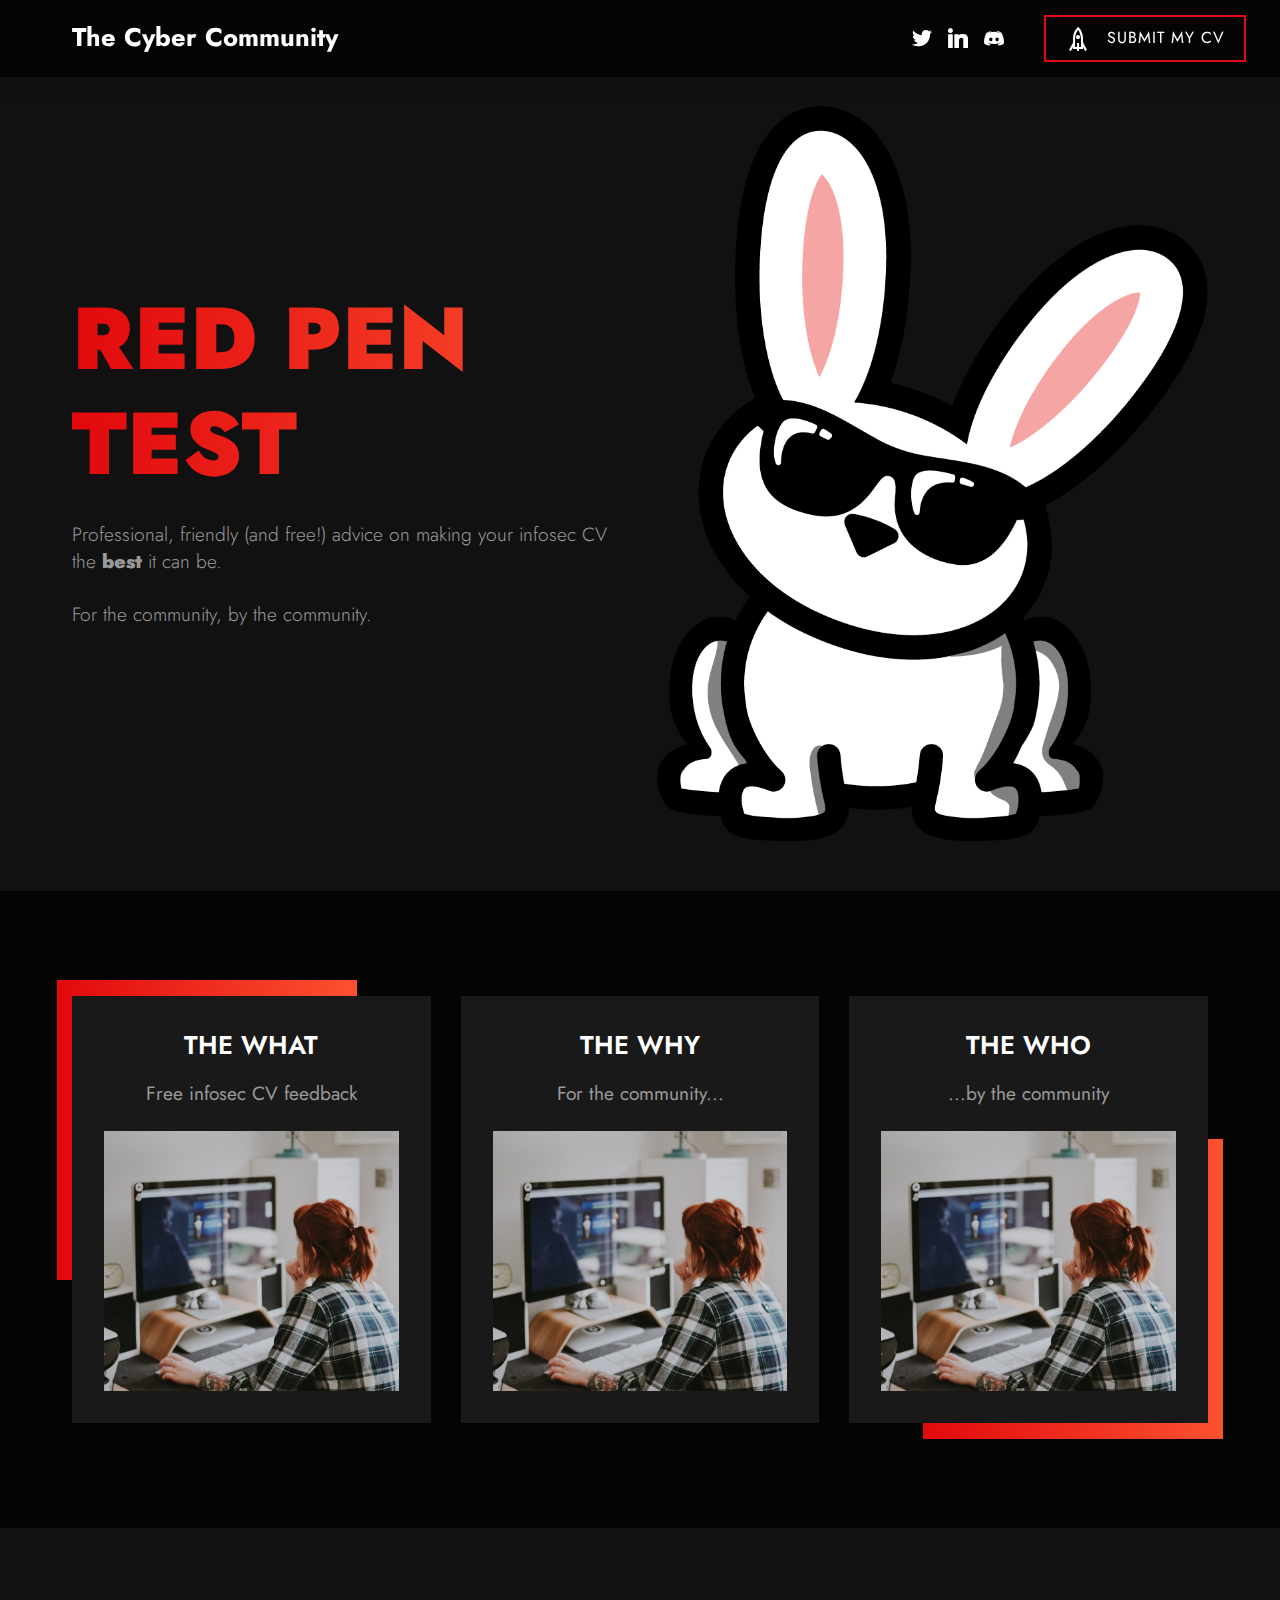
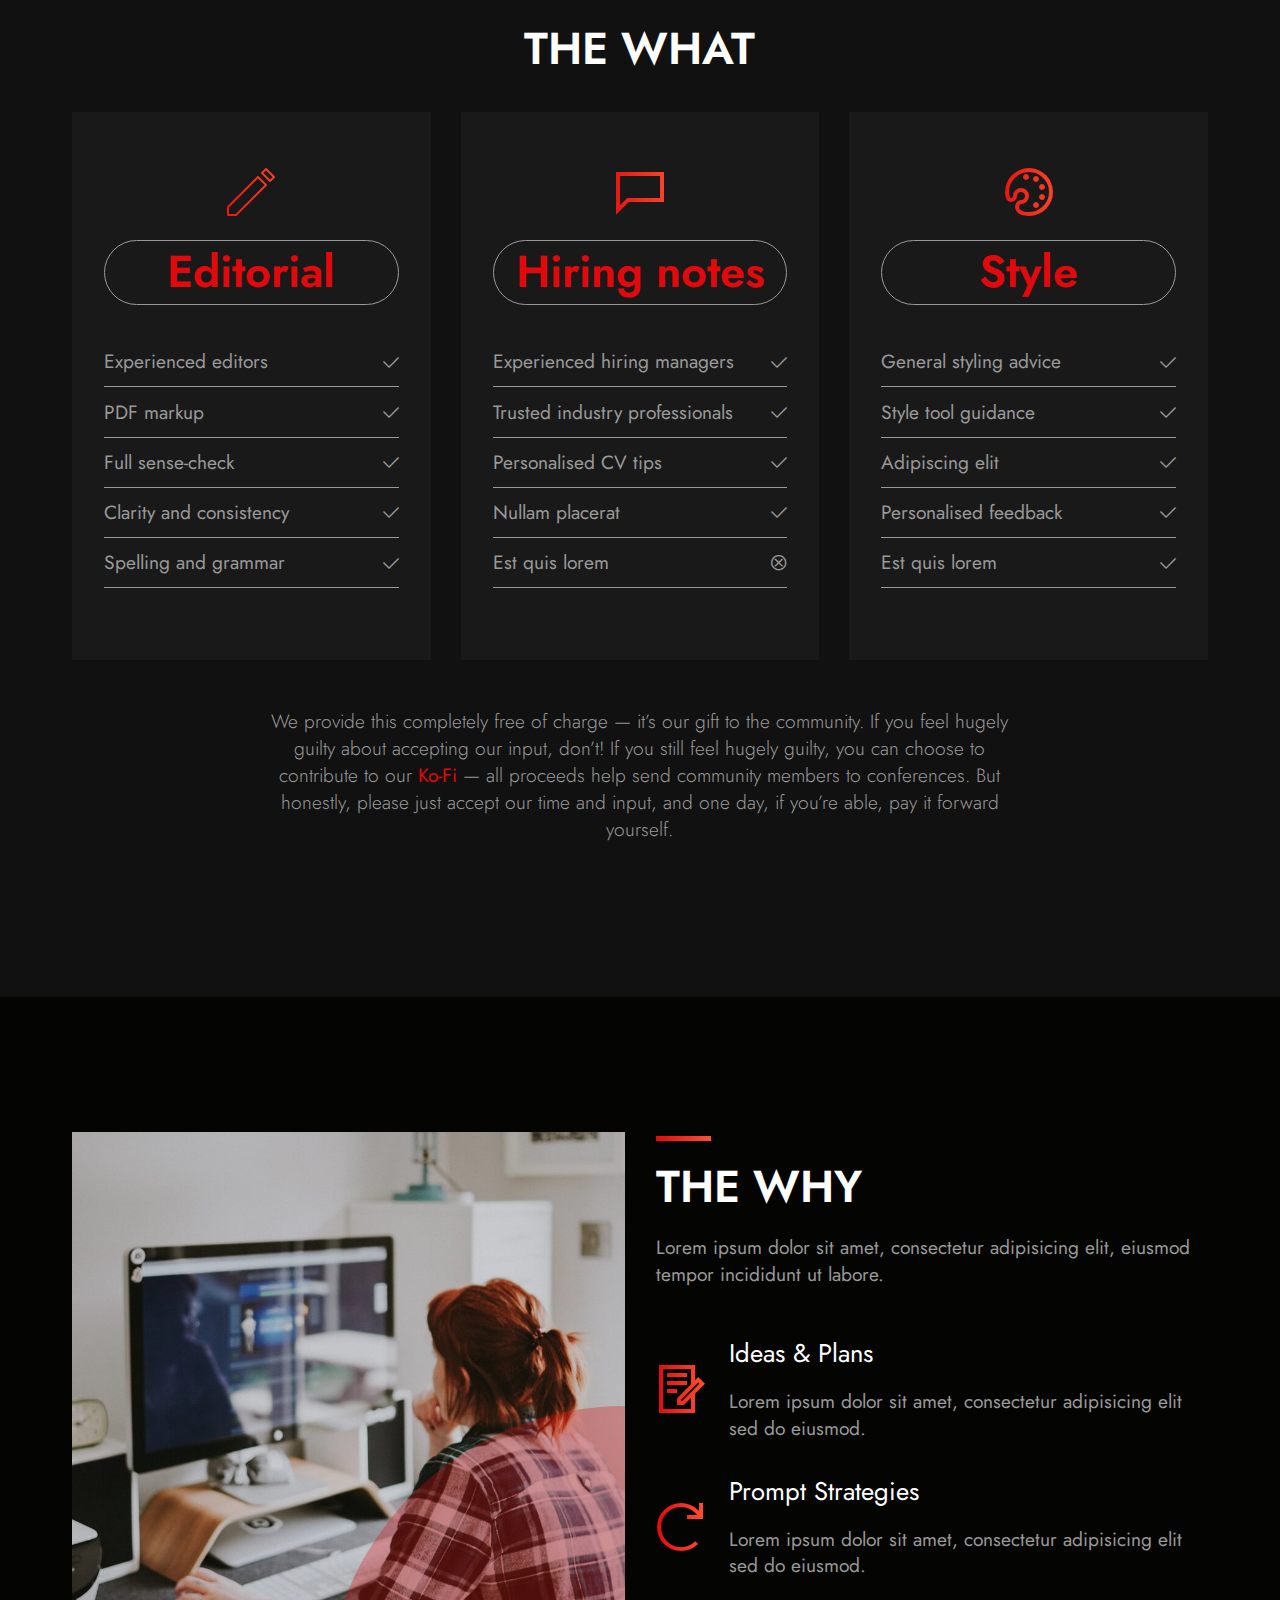
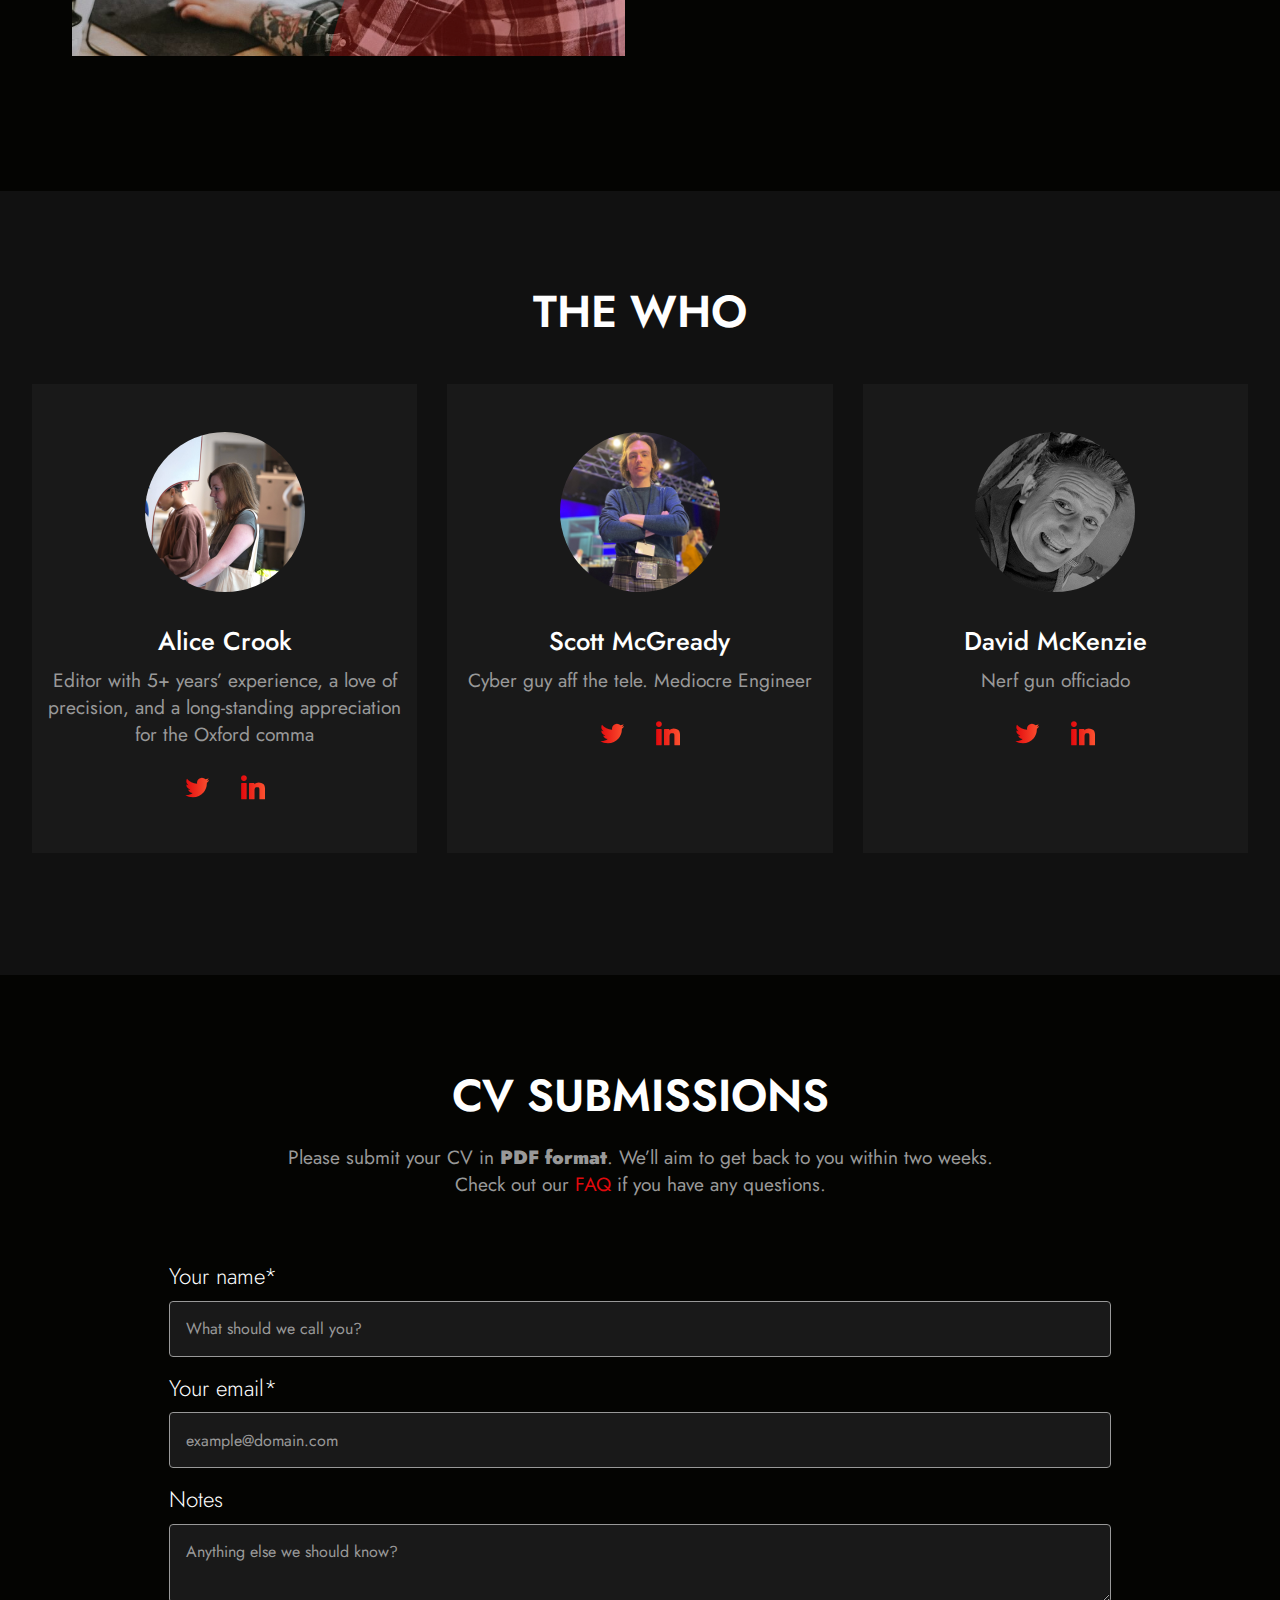
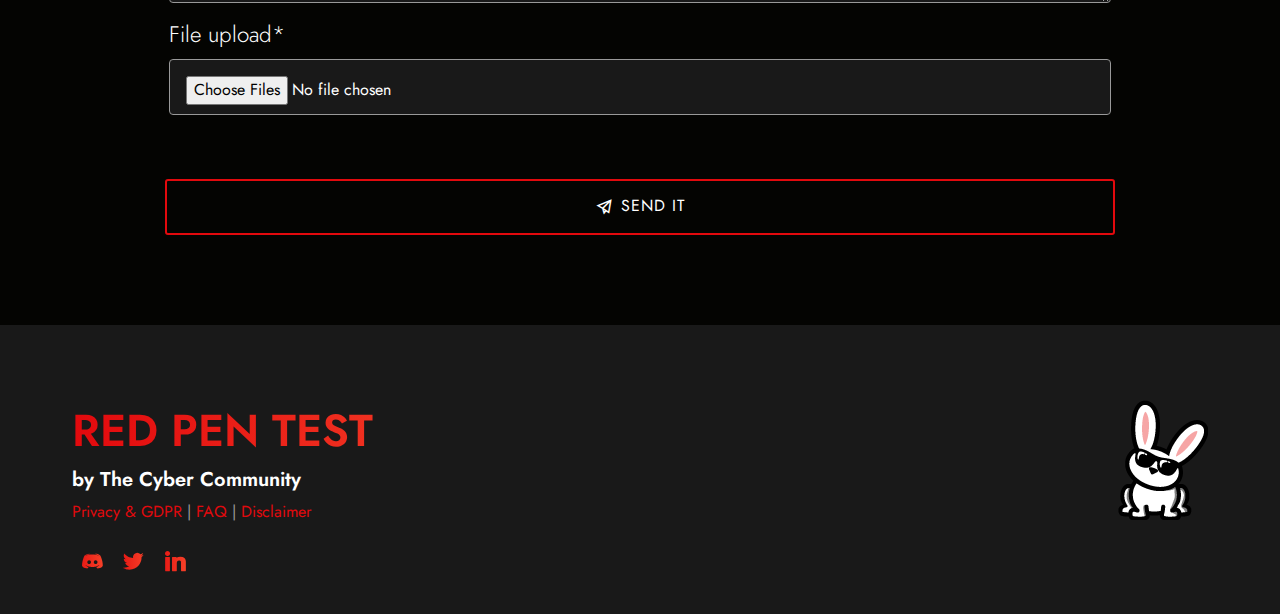
<file: index.html>
<!DOCTYPE html>
<html>
  <head>
    <meta charset="UTF-8">
    <meta http-equiv="X-UA-Compatible" content="IE=edge">
    <meta name="viewport" content="width=device-width, initial-scale=1, minimum-scale=1">
    <link rel="shortcut icon" href="assets/smallbunny.png" type="image/x-icon">
    <meta name="description" content="Infosec CV help">
    <title>Red Pen Test | Infosec CV help</title>
    <link rel="stylesheet" href="assets/bootstrap/bootstrap.min.css">
    <link rel="stylesheet" href="assets/sociconstyles.css">
    <link rel="stylesheet" href="https://fonts.googleapis.com/css?family=Jost:400,600,700,900">
    <link rel="stylesheet" href="assets/main.css">
  </head>
  <body>
    <section class="menu cid-s1YLZwONfz" once="menu" id="menu1-1">
      <nav class="navbar navbar-dropdown navbar-fixed-top navbar-expand-lg">
        <div class="container">
          <div class="navbar-brand">
            <span class="navbar-caption-wrap"><a class="navbar-caption text-white display-5" href="#">The Cyber Community</a></span>
          </div>
          <div class="collapse navbar-collapse" id="navbarSupportedContent">
            <ul class="navbar-nav nav-dropdown">
            </ul>
            <div class="icons-menu">
              <a href="https://twitter.com/Thecybercomm" target="_blank">
              <span class="p-2 mbr-iconfont socicon-twitter socicon"></span>
              </a>
              <a href="https://www.linkedin.com/company/thecybercommunity" target="_blank">
              <span class="p-2 mbr-iconfont socicon-linkedin socicon"></span>
              </a>
              <a href="https://discord.gg/bu6ySEWw3q" target="_blank">
              <span class="p-2 mbr-iconfont socicon-discord socicon"></span>
              </a>
            </div>
            <div class="navbar-buttons mbr-section-btn"><a class="btn btn-sm btn-primary-outline display-4" href="submit.html"><span class="mobi-mbri mobi-mbri-rocket mbr-iconfont mbr-iconfont-btn"></span>SUBMIT MY CV</a></div>
          </div>
        </div>
      </nav>
    </section>

    <section class="header2 cid-s1YLYYtmhw" id="header2-0">
      <div class="container align-left">
        <div class="row justify-content-center">
          <div class="mbr-white col-md-12 my-auto md-pb col-lg-6">
            <h1 class="mbr-section-title mbr-white pb-3 mbr-fonts-style display-1"><strong>RED PEN<br></strong><strong>TEST</strong><strong><br></strong></h1>
            <p class="mbr-text pb-3 mbr-white mbr-light mbr-fonts-style display-7">Professional, friendly (and free!) advice on making your infosec CV the <strong>best</strong> it can be.<br /><br />For the community, by the community.</p>
            <div class="mbr-section-btn">
            </div>
          </div>
          <div class="card col-12 img-col col-md-12 col-lg-6">
            <img src="assets/img/bunny.png" alt="Mobirise">
          </div>
        </div>
      </div>
    </section>

    <section class="features3 cid-s1YM3FtOOn" id="features3-3">
      <div class="container mbr-white">
        <div class="row justify-content-center">
          <div class="card md-pb first col-12 col-md-6 col-lg-4">
            <div class="card-wrapper align-center">
              <div class="card-box align-center">
                <h4 class="mbr-section-title pb-2 mbr-bold mbr-fonts-style display-5">THE WHAT</h4>
                <p class="mbr-section-text align-center mbr-regular pb-2 mbr-fonts-style display-7">Free infosec CV feedback
                </p>
              </div>
              <div class="img-wrapper">
                <img src="assets/img/02.jpg" alt="Mobirise">
              </div>
            </div>
          </div>
          <div class="card col-12 col-md-6 col-lg-4">
            <div class="card-wrapper align-center">
              <div class="card-box align-center">
                <h4 class="mbr-section-title pb-2 mbr-bold mbr-fonts-style display-5">THE WHY</h4>
                <p class="mbr-section-text align-center mbr-regular pb-2 mbr-fonts-style display-7">For the community...</p>
              </div>
              <div class="img-wrapper">
                <img src="assets/img/02.jpg" alt="Mobirise">
              </div>
            </div>
          </div>
          <div class="card last md-pb col-12 col-md-6 col-lg-4">
            <div class="card-wrapper align-center">
              <div class="card-box align-center">
                <h4 class="mbr-section-title pb-2 mbr-bold mbr-fonts-style display-5">THE WHO</h4>
                <p class="mbr-section-text align-center mbr-regular pb-2 mbr-fonts-style display-7">...by the community</p>
              </div>
              <div class="img-wrapper">
                <img src="assets/img/02.jpg" alt="Mobirise">
              </div>
            </div>
          </div>

        </div>
      </div>
    </section>


    <section class="pricing1 cid-s1YMd28qy4" id="pricing-table1-6">
      <div class="container">
        <div class="row align-center justify-content-center">
          <div class="col-12 col-md-12 col-lg-8">
            <h3 class="main-title align-center pb-4 mbr-bold mbr-white mbr-fonts-style display-2">THE WHAT</h3>
          </div>
      </div>
        <div class="row align-center justify-content-center pb-3">
          <div class="card md-pb col-12 col-md-6 col-lg-4">
            <div class="card-wrapper">
              <div class="icon-wrapper">
                <span class="mbr-iconfont mbri-edit2 mobi-mbri"></span>
              </div>
              <div class="card-box">
                <p class="price mbr-bold mbr-white mbr-fonts-style display-2">Editorial</p>
                <div class="list-items pb-4">
                  <div class="item mbr-flex">
                    <p class="item-text mbr-regular mbr-white mbr-fonts-style display-7">Experienced editors</p>
                    <span class="item-icon mobi-mbri-success mobi-mbri"></span>
                  </div>
                  <div class="item mbr-flex">
                    <p class="item-text mbr-regular mbr-white mbr-fonts-style display-7"> PDF markup</p>
                    <span class="item-icon mobi-mbri-success mobi-mbri"></span>
                  </div>
                  <div class="item mbr-flex">
                    <p class="item-text mbr-regular mbr-white mbr-fonts-style display-7">Full sense-check</p>
                    <span class="item-icon mobi-mbri-success mobi-mbri"></span>
                  </div>
                  <div class="item mbr-flex">
                    <p class="item-text mbr-regular mbr-white mbr-fonts-style display-7">Clarity and consistency</p>
                    <span class="item-icon mobi-mbri-success mobi-mbri"></span>
                  </div>
                  <div class="item mbr-flex">
                    <p class="item-text mbr-regular mbr-white mbr-fonts-style display-7">Spelling and grammar</p>
                    <span class="item-icon mobi-mbri-success mobi-mbri"></span>
                  </div>
                </div>
              </div>
            </div>
          </div>
          <div class="card md-pb col-12 col-md-6 col-lg-4">
            <div class="card-wrapper">
              <div class="icon-wrapper">
                <span class="mbr-iconfont mobi-mbri-chat mobi-mbri"></span>
              </div>
              <div class="card-box">
                <p class="price mbr-bold mbr-white mbr-fonts-style display-2">Hiring notes</p>
                <div class="list-items pb-4">
                  <div class="item mbr-flex">
                    <p class="item-text mbr-regular mbr-white mbr-fonts-style display-7">Experienced hiring managers</p>
                    <span class="item-icon mobi-mbri-success mobi-mbri"></span>
                  </div>
                  <div class="item mbr-flex">
                    <p class="item-text mbr-regular mbr-white mbr-fonts-style display-7">Trusted industry professionals</p>
                    <span class="item-icon mobi-mbri-success mobi-mbri"></span>
                  </div>
                  <div class="item mbr-flex">
                    <p class="item-text mbr-regular mbr-white mbr-fonts-style display-7">Personalised CV tips</p>
                    <span class="item-icon mobi-mbri-success mobi-mbri"></span>
                  </div>
                  <div class="item mbr-flex">
                    <p class="item-text mbr-regular mbr-white mbr-fonts-style display-7">Nullam placerat </p>
                    <span class="item-icon mobi-mbri-success mobi-mbri"></span>
                  </div>
                  <div class="item mbr-flex">
                    <p class="item-text mbr-regular mbr-white mbr-fonts-style display-7">Est quis lorem</p>
                    <span class="item-icon mobi-mbri-error mobi-mbri"></span>
                  </div>
                </div>
              </div>
            </div>
          </div>
          <div class="card col-12 col-md-6 col-lg-4">
            <div class="card-wrapper">
              <div class="icon-wrapper">
                <span class="mbr-iconfont mobi-mbri-change-style mobi-mbri"></span>
              </div>
              <div class="card-box">
                <p class="price mbr-bold mbr-white mbr-fonts-style display-2">Style</p>
                <div class="list-items pb-4">
                  <div class="item mbr-flex">
                    <p class="item-text mbr-regular mbr-white mbr-fonts-style display-7">General styling advice</p>
                    <span class="item-icon mobi-mbri-success mobi-mbri"></span>
                  </div>
                  <div class="item mbr-flex">
                    <p class="item-text mbr-regular mbr-white mbr-fonts-style display-7"> Style tool guidance</p>
                    <span class="item-icon mobi-mbri-success mobi-mbri"></span>
                  </div>
                  <div class="item mbr-flex">
                    <p class="item-text mbr-regular mbr-white mbr-fonts-style display-7">Adipiscing elit</p>
                    <span class="item-icon mobi-mbri-success mobi-mbri"></span>
                  </div>
                  <div class="item mbr-flex">
                    <p class="item-text mbr-regular mbr-white mbr-fonts-style display-7">Personalised feedback</p>
                    <span class="item-icon mobi-mbri-success mobi-mbri"></span>
                  </div>
                  <div class="item mbr-flex">
                    <p class="item-text mbr-regular mbr-white mbr-fonts-style display-7">Est quis lorem</p>
                    <span class="item-icon mobi-mbri-success mobi-mbri"></span>
                  </div>
                </div>
              </div>
            </div>
          </div>
        </div>

        <div class="row align-center justify-content-center">
          <div class="col-12 col-md-12 col-lg-8">
            <p class="main-text align-center pb-5 mbr-light mbr-white mbr-fonts-style display-7">We provide this completely free of charge — it’s our gift to the community. If you feel hugely guilty about accepting our input, don’t! If you still feel hugely guilty, you can choose to contribute to our <a href="https://ko-fi.com/thecybercommunity">Ko-Fi</a> — all proceeds help send community members to conferences. But honestly, please just accept our time and input, and one day, if you’re able, pay it forward yourself.</p>
          </div>
        </div>
      </div>
    </section>

    <section class="video2 cid-s1YMbJUPDd" id="video2-5">
      <div class="container">
        <div class="row jc-sb">
          <div class="col-lg-6 img-col col-md-12 md-pb">
            <div class="img-wrapper">
              <img src="assets/img/02.jpg" alt="Mobirise">
            </div>
          </div>
          <div class="col-lg-6 content col-md-12 md-pb">
            <div class="title-wrapper align-left">
              <div class="line"></div>
              <h4 class="mbr-section-title mbr-bold mbr-white mbr-semibold pb-3 mbr-fonts-style display-2">THE WHY</h4>
              <p class="mbr-text pb-3 mbr-white mbr-regular mbr-fonts-style display-7">Lorem ipsum dolor sit
                amet,
                consectetur adipisicing elit, eiusmod tempor incididunt ut labore.<br>
              </p>
            </div>
            <div class="row">
              <div class="card p-3 col-12 col-md-12 col-lg-12">
                <div class="card-wrapper">
                  <div class="icon-wrapper">
                    <span class="mbr-iconfont mobi-mbri-contact-form mobi-mbri"></span>
                  </div>
                  <div class="card-box">
                    <h5 class="card-title mbr-regular pb-1 mbr-black mbr-fonts-style display-5">Ideas
                      &amp; Plans
                    </h5>
                    <p class="card-text mbr-regular mbr-black mbr-fonts-style display-7">Lorem ipsum dolor sit amet,
                      consectetur adipisicing elit sed do eiusmod.
                    </p>
                  </div>
                </div>
              </div>
              <div class="card p-3 col-12 col-md-6 col-lg-12">
                <div class="card-wrapper">
                  <div class="icon-wrapper">
                    <span class="mbr-iconfont mobi-mbri-refresh mobi-mbri"></span>
                  </div>
                  <div class="card-box">
                    <h5 class="card-title mbr-regular pb-1 mbr-black mbr-fonts-style display-5">
                      Prompt Strategies
                    </h5>
                    <p class="card-text mbr-regular mbr-black mbr-fonts-style display-7">Lorem ipsum dolor sit amet,
                      consectetur adipisicing elit sed do eiusmod.
                    </p>
                  </div>
                </div>
              </div>
            </div>
          </div>
        </div>
        <div class="modalWindow" style="display: none;">
          <div class="modalWindow-container">
            <div class="modalWindow-video-container">
              <div class="modalWindow-video">
              </div>
              <a class="close" role="button" data-dismiss="modal">
              <span aria-hidden="true" class="mbri-close mbr-iconfont closeModal"></span>
              <span class="sr-only">Close</span>
              </a>
            </div>
          </div>
        </div>
      </div>
    </section>

    <section class="team1 cid-s1YM9uDjlF" id="team1-4">
      <div class="container-fluid mbr-white">
        <div class="row justify-content-center">
          <div class="col-12 col-md-12 col-lg-10 pb-3">
            <h4 class="main-title mbr-bold align-center pb-3 display-2">THE WHO</h4>
          </div>
        </div>
        <div class="row justify-content-center">
          <div class="card col-12 col-md-6 col-lg-4">
            <div class="card-wrapper align-center">
              <div class="img-wrapper">
                <img src="assets/img/alice.png" alt="Mobirise">
              </div>
              <div class="card-box ">
                <h3 class="mbr-subtitle mbr-semibold mbr-fonts-style display-5">Alice Crook</h3>
                <h4 class="card-title mbr-regular mbr-black mbr-fonts-style display-7">Editor with 5+ years’ experience, a love of precision, and a long-standing appreciation for the Oxford comma</h4>
              </div>
              <div class="text-wrap">
                <div class="icon-wrapper">
                  <a href="https://twitter.com/ach_fooey" target="_blank">
                  <span class="link-icon socicon-twitter socicon"></span>
                  </a>
                </div>
                <div class="icon-wrapper">
                  <a href="https://www.linkedin.com/in/alice-crook-334a0812b/" target="_blank">
                  <span class="link-icon socicon-linkedin socicon"></span>
                  </a>
                </div>
              </div>
            </div>
          </div>
          <div class="card col-12 col-md-6 col-lg-4">
            <div class="card-wrapper align-center">
              <div class="img-wrapper">
                <img src="assets/img/scott.jpg" alt="Mobirise">
              </div>
              <div class="card-box ">
                <h3 class="mbr-subtitle mbr-semibold mbr-fonts-style display-5">Scott McGready</h3>
                <h4 class="card-title mbr-regular mbr-black mbr-fonts-style display-7">Cyber guy aff the tele. Mediocre Engineer</h4>
              </div>
              <div class="text-wrap">
                <div class="icon-wrapper">
                  <a href="https://twitter.com/ach_fooey" target="_blank">
                  <span class="link-icon socicon-twitter socicon"></span>
                  </a>
                </div>
                <div class="icon-wrapper">
                  <a href="https://www.linkedin.com/in/alice-crook-334a0812b/" target="_blank">
                  <span class="link-icon socicon-linkedin socicon"></span>
                  </a>
                </div>
              </div>
            </div>
          </div>
          <div class="card col-12 col-md-6 col-lg-4">
            <div class="card-wrapper align-center">
              <div class="img-wrapper">
                <img src="assets/img/dave.png" alt="Mobirise">
              </div>
              <div class="card-box ">
                <h3 class="mbr-subtitle mbr-semibold mbr-fonts-style display-5">David McKenzie</h3>
                <h4 class="card-title mbr-regular mbr-black mbr-fonts-style display-7">Nerf gun officiado</h4>
              </div>
              <div class="text-wrap">
                <div class="icon-wrapper">
                  <a href="https://twitter.com/ach_fooey" target="_blank">
                  <span class="link-icon socicon-twitter socicon"></span>
                  </a>
                </div>
                <div class="icon-wrapper">
                  <a href="https://www.linkedin.com/in/alice-crook-334a0812b/" target="_blank">
                  <span class="link-icon socicon-linkedin socicon"></span>
                  </a>
                </div>
              </div>
            </div>
          </div>
        </div>
      </div>
    </section>



    <section class="form1 cid-s1YMhHggsQ" id="form1-9">
      <div class="container">
        <div class="row">
                <div class="col-lg-12 col-md-12 col-sm-12">
                  <h4 class="mbr-bold mbr-fonts-style pb-2 display-2">CV SUBMISSIONS</h4>
                </div>
                <div class="col-lg-12 col-md-12 col-sm-12 pb-5">
                    <p class="card-text mbr-regular mbr-black mbr-fonts-style display-7">Please submit your CV in <strong>PDF format</strong>. We’ll aim to get back to you within two weeks.<br/>Check out our <a href="#">FAQ</a> if you have any questions.</p>
                    <p></p>
                </div>
          <div class="col-lg-10 mx-auto mbr-form" >

            <form action="https://mobirise.com/" method="POST" class="mbr-form form-with-styler" data-form-title="Form Name">
              <input type="hidden" name="email" data-form-email="true" value="gL2BXTvKSxkxAIsvl9MhpJwDB4otzID0sGMz5Nl6TthsICbSQebZRg3lO33HMTQje1MWPVRJkFYwde9RDiLvVQeSa/1KZLSLWgEjfMVtB36WI41L25lhOjFrk3hrTKEh">
              <div class="rendered-form">
                <div class="formbuilder-text form-group field-text-1661171702310">
                  <label for="text-1661171702310" class="formbuilder-text-label">Your name<span class="formbuilder-required">*</span></label>
                  <input type="text" placeholder="What should we call you?" class="form-control" name="text-1661171702310" access="false" id="text-1661171702310" required="required" aria-required="true">
                </div>
                <div class="formbuilder-text form-group field-text-1661171709725">
                  <label for="text-1661171709725" class="formbuilder-text-label">Your email<span class="formbuilder-required">*</span></label>
                  <input type="email" placeholder="example@domain.com" class="form-control" name="text-1661171709725" access="false" id="text-1661171709725" required="required" aria-required="true">
                </div>
                <div class="formbuilder-text form-group field-text-1661171709725">
                  <label for="formnotes" class="formbuilder-text-label">Notes</label>
                  <textarea class="form-control" id="textarea" name="formnotes" placeholder="Anything else we should know?"></textarea>
                </div>
                <div class="formbuilder-file form-group field-file-1661171725497 pb-5">
                  <label for="file-1661171725497" class="formbuilder-file-label">File upload<span class="formbuilder-required">*</span></label>
                  <input type="file" class="form-control" name="file-1661171725497" access="false" multiple="false" id="file-1661171725497" required="required" aria-required="true">
                </div>
            <div class="mbr-section-btn">
              <a class="btn btn-lg btn-block btn-primary-outline display-4" href="https://mobirise.co">
                <span class="mobi-mbri mobi-mbri-paper-plane mbr-iconfont mbr-iconfont-btn"></span>SEND IT</a>
            </div>
              <div class="form-row">
                <div hidden="hidden" data-form-alert="" class="alert alert-success col-12">Thanks for filling out
                  the form!
                </div>
                <div hidden="hidden" data-form-alert-danger="" class="alert alert-danger col-12">Oops...! some
                  problem!
                </div>
              </div>
            </form>
          </div>
        </div>
      </div>
    </section>

    <section class="footer2 cid-s1YMdWQfw7" once="footers" id="footer2-7">
      <div class="container">
        <div class="row align-left">
          <div class="col-md-6 col-lg-6">
            <h3 class="title align-left mbr-bold mbr-fonts-style display-2">RED PEN TEST</h3>
            <h5 class="subtitle align-left mbr-bold mbr-fonts-style display-6">
            by The Cyber Community</h3>
            <p class="mbr-text align-left mbr-white mbr-regular mbr-fonts-style display-8"><a href="#">Privacy & GDPR</a> | <a href="#">FAQ</a> | <a href="#">Disclaimer</a> </p>
            <div class="socicon-wrap">
              <a href="https://discord.gg/bu6ySEWw3q"><span class="mbr-iconfont socicon-discord socicon"></span></a>
              <a href="https://twitter.com/Thecybercomm"><span class="mbr-iconfont socicon-twitter socicon"></span></a>
              <a href="https://www.linkedin.com/company/thecybercommunity"><span class="mbr-iconfont socicon-linkedin socicon"></span></a>
            </div>
          </div>
          <div class="col-md-6 col-lg-6 align-right">
            <img src="assets/img/smallbunny.png">
          </div>
        </div>
      </div>
    </section>

  </body>
</html>
</file>
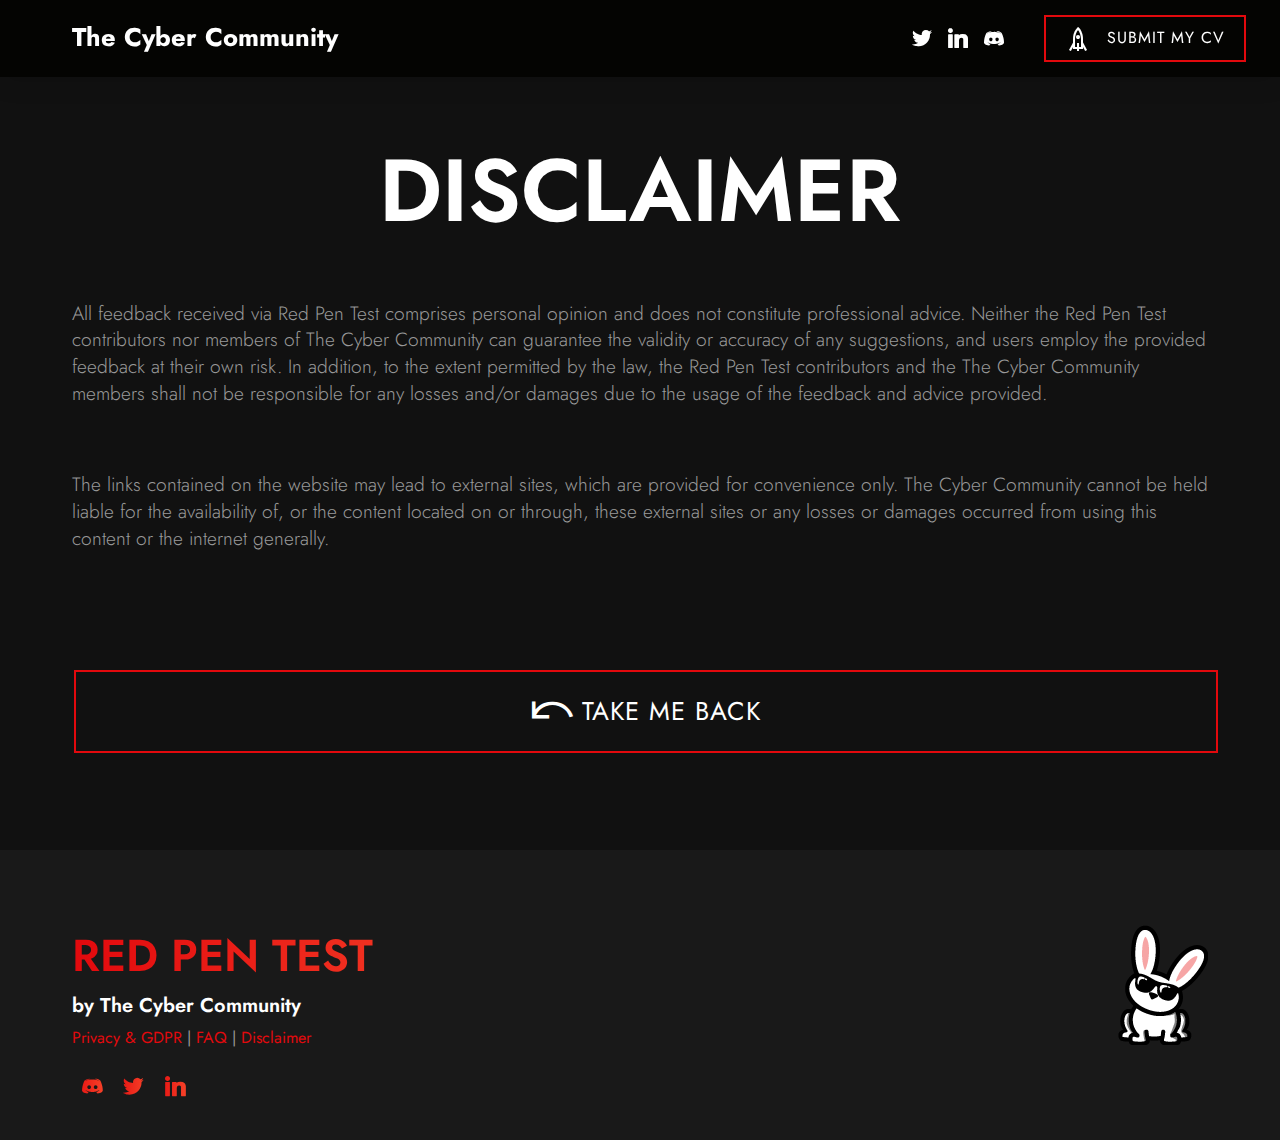
<file: disclaimer.html>
<!DOCTYPE html>
<html>
  <head>
    <meta charset="UTF-8">
    <meta http-equiv="X-UA-Compatible" content="IE=edge">
    <meta name="viewport" content="width=device-width, initial-scale=1, minimum-scale=1">
    <link rel="shortcut icon" href="assets/smallbunny.png" type="image/x-icon">
    <meta name="description" content="Infosec CV help">
    <title>Red Pen Test | Infosec CV help</title>
    <link rel="stylesheet" href="assets/bootstrap/bootstrap.min.css">
    <link rel="stylesheet" href="assets/sociconstyles.css">
    <link rel="stylesheet" href="https://fonts.googleapis.com/css?family=Jost:400,600,700,900">
    <link rel="stylesheet" href="assets/main.css">
  </head>
  <body>
    <section class="menu cid-s1YLZwONfz" once="menu" id="menu1-1">
      <nav class="navbar navbar-dropdown navbar-fixed-top navbar-expand-lg">
        <div class="container">
          <div class="navbar-brand">
            <span class="navbar-caption-wrap"><a class="navbar-caption text-white display-5" href="index.html">The Cyber Community</a></span>
          </div>
          <div class="collapse navbar-collapse" id="navbarSupportedContent">
            <ul class="navbar-nav nav-dropdown">
            </ul>
            <div class="icons-menu">
              <a href="https://twitter.com/Thecybercomm" target="_blank">
              <span class="p-2 mbr-iconfont socicon-twitter socicon"></span>
              </a>
              <a href="https://www.linkedin.com/company/thecybercommunity" target="_blank">
              <span class="p-2 mbr-iconfont socicon-linkedin socicon"></span>
              </a>
              <a href="https://discord.gg/bu6ySEWw3q" target="_blank">
              <span class="p-2 mbr-iconfont socicon-discord socicon"></span>
              </a>
            </div>
            <div class="navbar-buttons mbr-section-btn"><a class="btn btn-sm btn-primary-outline display-4" href="submit.html"><span class="mobi-mbri mobi-mbri-rocket mbr-iconfont mbr-iconfont-btn"></span>SUBMIT MY CV</a></div>
          </div>
        </div>
      </nav>
    </section>

    <section class="pricing1 cid-s1YMd28qy4" id="pricing-table1-6">
      <div class="container">
        <div class="row align-center justify-content-center">
          <div class="col-12 col-md-12 col-lg-8">
            <h1 class="main-title align-center pb-5 pt-5 mbr-bold mbr-white mbr-fonts-style display-1 header-red">DISCLAIMER</h1>
          </div>
      </div>
        <div class="row">
          <div class="col-12 col-md-12">
            <p class="main-text pb-5 mbr-light mbr-white mbr-fonts-style display-7">All feedback received via Red Pen Test comprises personal opinion and does not constitute professional advice. Neither the Red Pen Test contributors nor members of The Cyber Community can guarantee the validity or accuracy of any suggestions, and users employ the provided feedback at their own risk. In addition, to the extent permitted by the law, the Red Pen Test contributors and the The Cyber Community members shall not be responsible for any losses and/or damages due to the usage of the feedback and advice provided.</p>
            <p class="main-text pb-5 mbr-light mbr-white mbr-fonts-style display-7">The links contained on the website may lead to external sites, which are provided for convenience only. The Cyber Community cannot be held liable for the availability of, or the content located on or through, these external sites or any losses or damages occurred from using this content or the internet generally.
            </p>

              <div class="mbr-section-btn pt-5 pb-6">
              <a class="btn btn-lg btn-block btn-primary-outline display-5" href="index.html">
                <span class="mobi-mbri mobi-mbri-undo mbr-iconfont mbr-iconfont-btn"></span> TAKE ME BACK</a>
            </div>
          </div>
        </div>
      </div>
    </section>

    <section class="footer2 cid-s1YMdWQfw7" once="footers" id="footer2-7">
      <div class="container">
        <div class="row align-left">
          <div class="col-md-6 col-lg-6">
            <a href="index.html"><h3 class="title align-left mbr-bold mbr-fonts-style display-2">RED PEN TEST</h3></a>
            <h5 class="subtitle align-left mbr-bold mbr-fonts-style display-6">
            by The Cyber Community</h3>
            <p class="mbr-text align-left mbr-white mbr-regular mbr-fonts-style display-8"><a href="gdpr.html">Privacy & GDPR</a> | <a href="faq.html">FAQ</a> | <a href="disclaimer.html">Disclaimer</a> </p>
            <div class="socicon-wrap">
              <a href="https://discord.gg/bu6ySEWw3q" target="_blank"><span class="mbr-iconfont socicon-discord socicon"></span></a>
              <a href="https://twitter.com/Thecybercomm" target="_blank"><span class="mbr-iconfont socicon-twitter socicon"></span></a>
              <a href="https://www.linkedin.com/company/thecybercommunity" target="_blank"><span class="mbr-iconfont socicon-linkedin socicon"></span></a>
            </div>
          </div>
          <div class="col-md-6 col-lg-6 align-right">
            <img src="assets/img/smallbunny.png">
          </div>
        </div>
      </div>
    </section>

  </body>
</html>
</file>
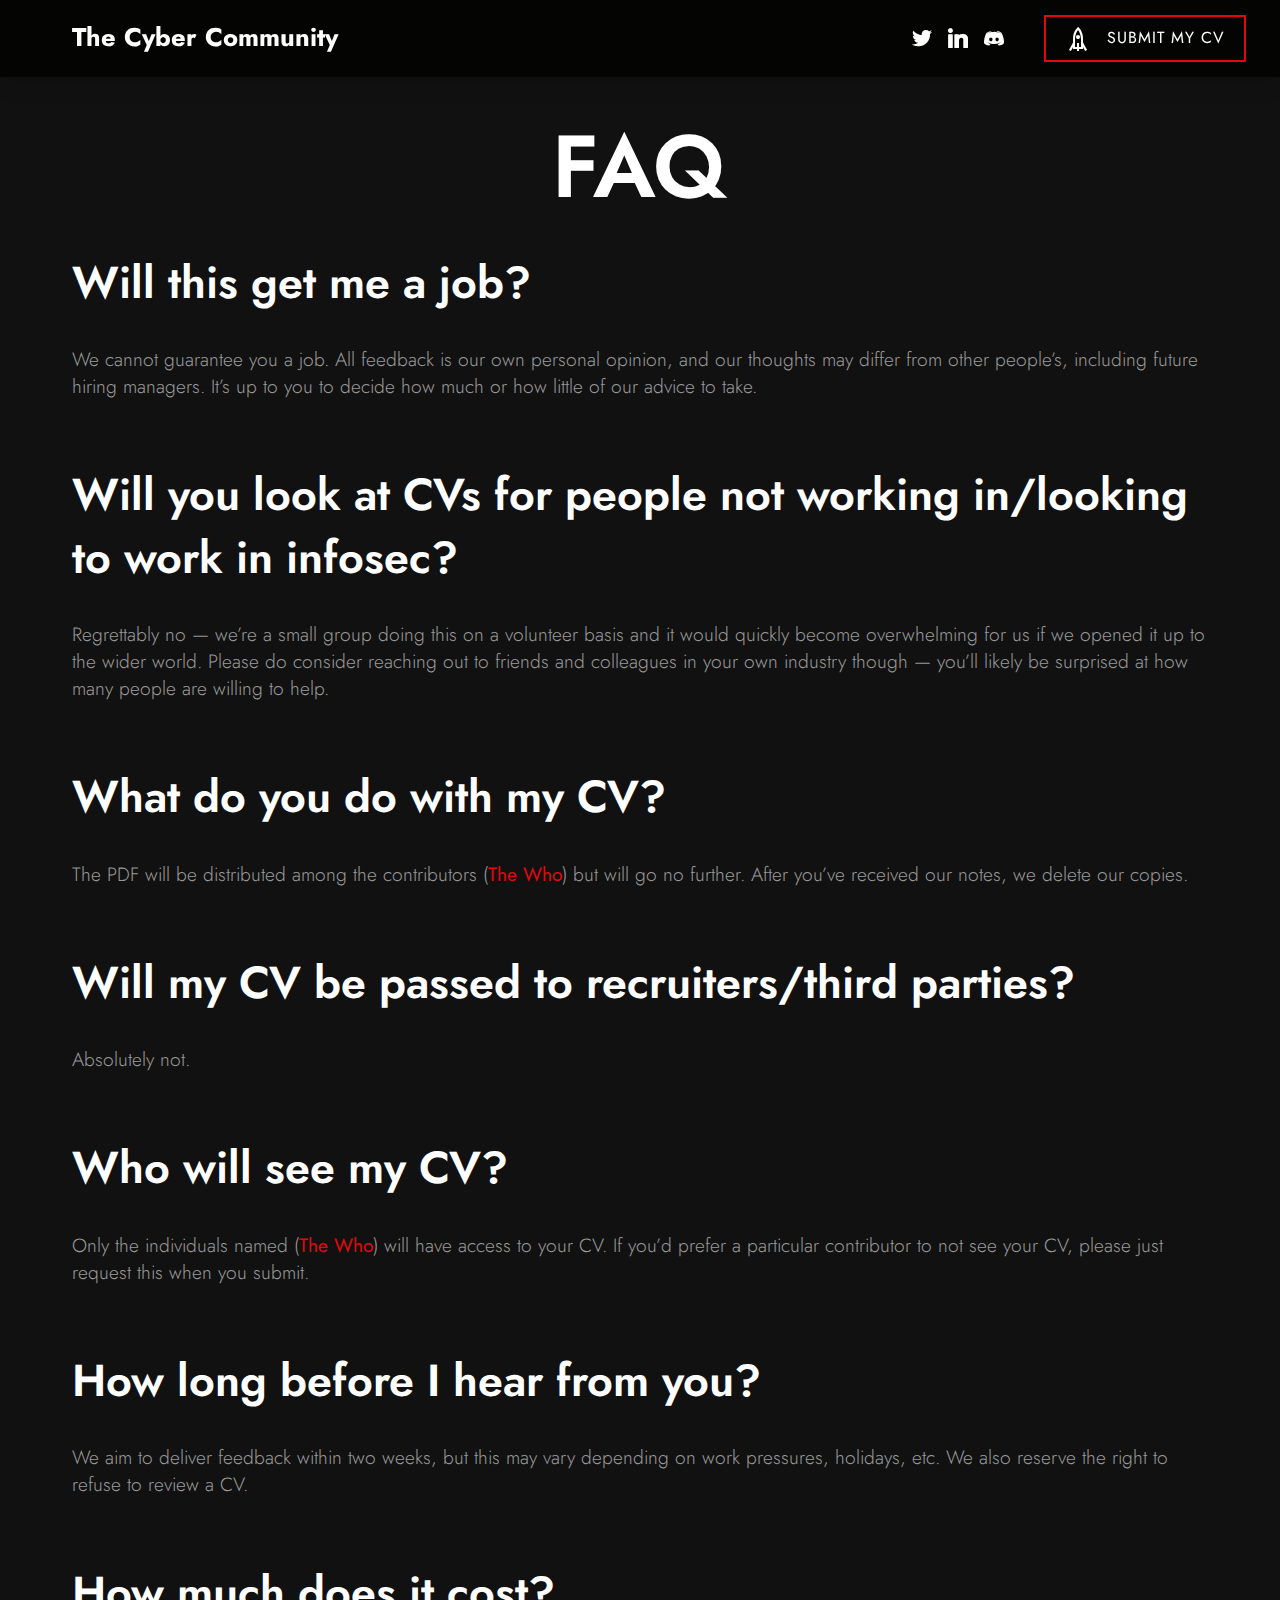
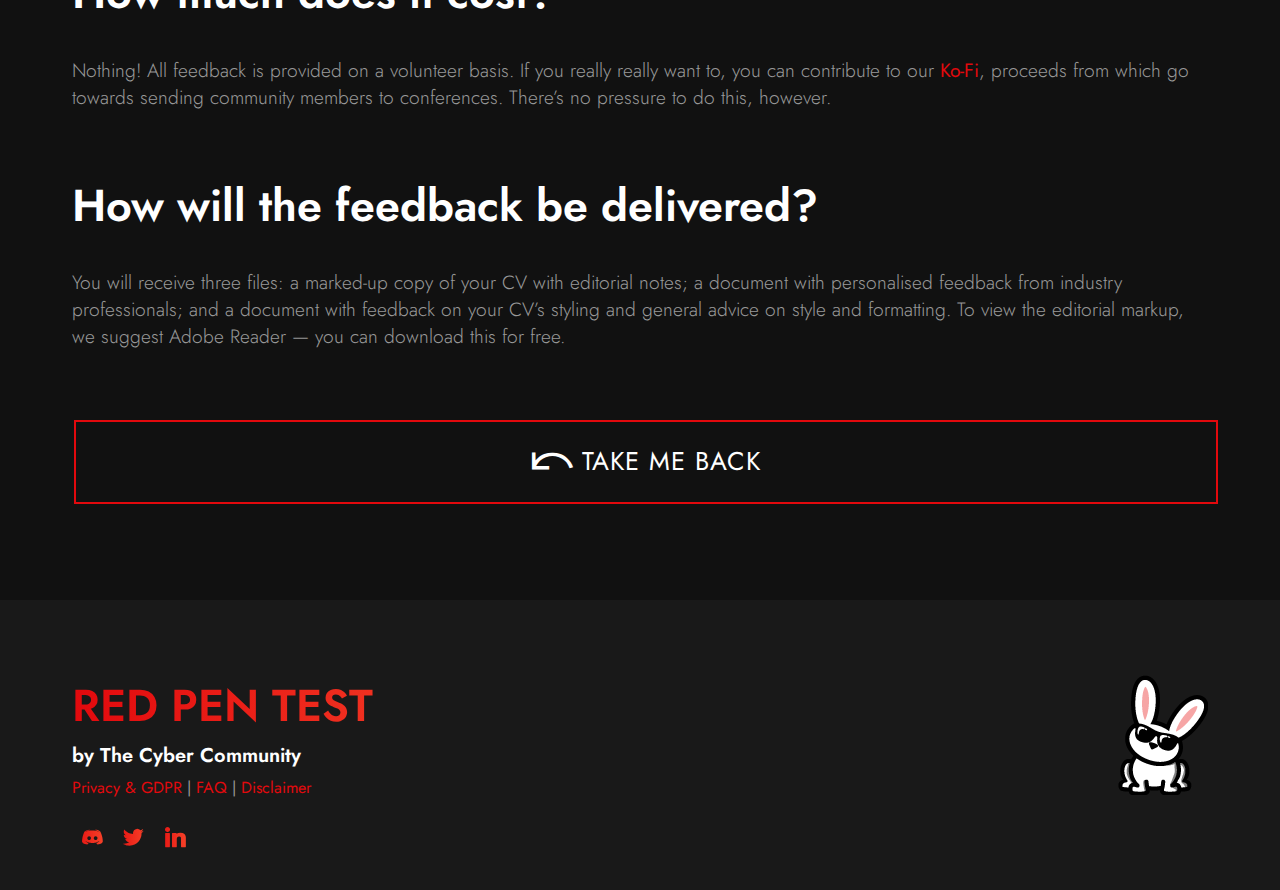
<file: faq.html>
<!DOCTYPE html>
<html>
  <head>
    <meta charset="UTF-8">
    <meta http-equiv="X-UA-Compatible" content="IE=edge">
    <meta name="viewport" content="width=device-width, initial-scale=1, minimum-scale=1">
    <link rel="shortcut icon" href="assets/smallbunny.png" type="image/x-icon">
    <meta name="description" content="Infosec CV help">
    <title>Red Pen Test | Infosec CV help</title>
    <link rel="stylesheet" href="assets/bootstrap/bootstrap.min.css">
    <link rel="stylesheet" href="assets/sociconstyles.css">
    <link rel="stylesheet" href="https://fonts.googleapis.com/css?family=Jost:400,600,700,900">
    <link rel="stylesheet" href="assets/main.css">
  </head>
  <body>
    <section class="menu cid-s1YLZwONfz" once="menu" id="menu1-1">
      <nav class="navbar navbar-dropdown navbar-fixed-top navbar-expand-lg">
        <div class="container">
          <div class="navbar-brand">
            <span class="navbar-caption-wrap"><a class="navbar-caption text-white display-5" href="index.html">The Cyber Community</a></span>
          </div>
          <div class="collapse navbar-collapse" id="navbarSupportedContent">
            <ul class="navbar-nav nav-dropdown">
            </ul>
            <div class="icons-menu">
              <a href="https://twitter.com/Thecybercomm" target="_blank">
              <span class="p-2 mbr-iconfont socicon-twitter socicon"></span>
              </a>
              <a href="https://www.linkedin.com/company/thecybercommunity" target="_blank">
              <span class="p-2 mbr-iconfont socicon-linkedin socicon"></span>
              </a>
              <a href="https://discord.gg/bu6ySEWw3q" target="_blank">
              <span class="p-2 mbr-iconfont socicon-discord socicon"></span>
              </a>
            </div>
            <div class="navbar-buttons mbr-section-btn"><a class="btn btn-sm btn-primary-outline display-4" href="submit.html"><span class="mobi-mbri mobi-mbri-rocket mbr-iconfont mbr-iconfont-btn"></span>SUBMIT MY CV</a></div>
          </div>
        </div>
      </nav>
    </section>

    <section class="pricing1 cid-s1YMd28qy4" id="pricing-table1-6">
      <div class="container">
        <div class="row align-center justify-content-center">
          <div class="col-12 col-md-12 col-lg-8">
            <h1 class="main-title align-center pb-4 pt-4 mbr-bold mbr-white mbr-fonts-style display-1 header-red">FAQ</h1>
          </div>
      </div>
        <div class="row">
          <div class="col-12 col-md-12">
            <h3 class="main-title pb-4 mbr-bold mbr-white mbr-fonts-style display-2">Will this get me a job?</h3>
            <p class="main-text pb-5 mbr-light mbr-white mbr-fonts-style display-7">We cannot guarantee you a job. All feedback is our own personal opinion, and our thoughts may differ from other people’s, including future hiring managers. It’s up to you to decide how much or how little of our advice to take.</p>

            <h3 class="main-title pb-4 mbr-bold mbr-white mbr-fonts-style display-2">Will you look at CVs for people not working in/looking to work in infosec?</h3>
            <p class="main-text pb-5 mbr-light mbr-white mbr-fonts-style display-7">Regrettably no — we’re a small group doing this on a volunteer basis and it would quickly become overwhelming for us if we opened it up to the wider world. Please do consider reaching out to friends and colleagues in your own industry though — you’ll likely be surprised at how many people are willing to help.</p>

            <h3 class="main-title pb-4 mbr-bold mbr-white mbr-fonts-style display-2">What do you do with my CV?</h3>
            <p class="main-text pb-5 mbr-light mbr-white mbr-fonts-style display-7">The PDF will be distributed among the contributors (<a href="index.html">The Who</a>) but will go no further. After you’ve received our notes, we delete our copies.</p>

            <h3 class="main-title pb-4 mbr-bold mbr-white mbr-fonts-style display-2">Will my CV be passed to recruiters/third parties?</h3>
            <p class="main-text pb-5 mbr-light mbr-white mbr-fonts-style display-7">Absolutely not.</p>

            <h3 class="main-title pb-4 mbr-bold mbr-white mbr-fonts-style display-2">Who will see my CV?</h3>
            <p class="main-text pb-5 mbr-light mbr-white mbr-fonts-style display-7">Only the individuals named (<a href="index.html">The Who</a>) will have access to your CV. If you’d prefer a particular contributor to not see your CV, please just request this when you submit. </p>

            <h3 class="main-title pb-4 mbr-bold mbr-white mbr-fonts-style display-2">How long before I hear from you?</h3>
            <p class="main-text pb-5 mbr-light mbr-white mbr-fonts-style display-7">We aim to deliver feedback within two weeks, but this may vary depending on work pressures, holidays, etc. We also reserve the right to refuse to review a CV.</p>

            <h3 class="main-title pb-4 mbr-bold mbr-white mbr-fonts-style display-2">How much does it cost?</h3>
            <p class="main-text pb-5 mbr-light mbr-white mbr-fonts-style display-7">Nothing! All feedback is provided on a volunteer basis. If you really really want to, you can contribute to our <a href="https://ko-fi.com/thecybercommunity" target="_blank">Ko-Fi</a>, proceeds from which go towards sending community members to conferences. There’s no pressure to do this, however.</p>

            <h3 class="main-title pb-4 mbr-bold mbr-white mbr-fonts-style display-2">How will the feedback be delivered?</h3>
            <p class="main-text pb-5 mbr-light mbr-white mbr-fonts-style display-7">You will receive three files: a marked-up copy of your CV with editorial notes; a document with personalised feedback from industry professionals; and a document with feedback on your CV’s styling and general advice on style and formatting. To view the editorial markup, we suggest Adobe Reader — you can download this for free.</p>
              <div class="mbr-section-btn">
              <a class="btn btn-lg btn-block btn-primary-outline display-5" href="index.html">
                <span class="mobi-mbri mobi-mbri-undo mbr-iconfont mbr-iconfont-btn"></span> TAKE ME BACK</a>
            </div>
          </div>
        </div>
      </div>
    </section>

    <section class="footer2 cid-s1YMdWQfw7" once="footers" id="footer2-7">
      <div class="container">
        <div class="row align-left">
          <div class="col-md-6 col-lg-6">
            <a href="index.html"><h3 class="title align-left mbr-bold mbr-fonts-style display-2">RED PEN TEST</h3></a>
            <h5 class="subtitle align-left mbr-bold mbr-fonts-style display-6">
            by The Cyber Community</h3>
            <p class="mbr-text align-left mbr-white mbr-regular mbr-fonts-style display-8"><a href="gdpr.html">Privacy & GDPR</a> | <a href="faq.html">FAQ</a> | <a href="disclaimer.html">Disclaimer</a> </p>
            <div class="socicon-wrap">
              <a href="https://discord.gg/bu6ySEWw3q" target="_blank"><span class="mbr-iconfont socicon-discord socicon"></span></a>
              <a href="https://twitter.com/Thecybercomm" target="_blank"><span class="mbr-iconfont socicon-twitter socicon"></span></a>
              <a href="https://www.linkedin.com/company/thecybercommunity" target="_blank"><span class="mbr-iconfont socicon-linkedin socicon"></span></a>
            </div>
          </div>
          <div class="col-md-6 col-lg-6 align-right">
            <img src="assets/img/smallbunny.png">
          </div>
        </div>
      </div>
    </section>

  </body>
</html>
</file>
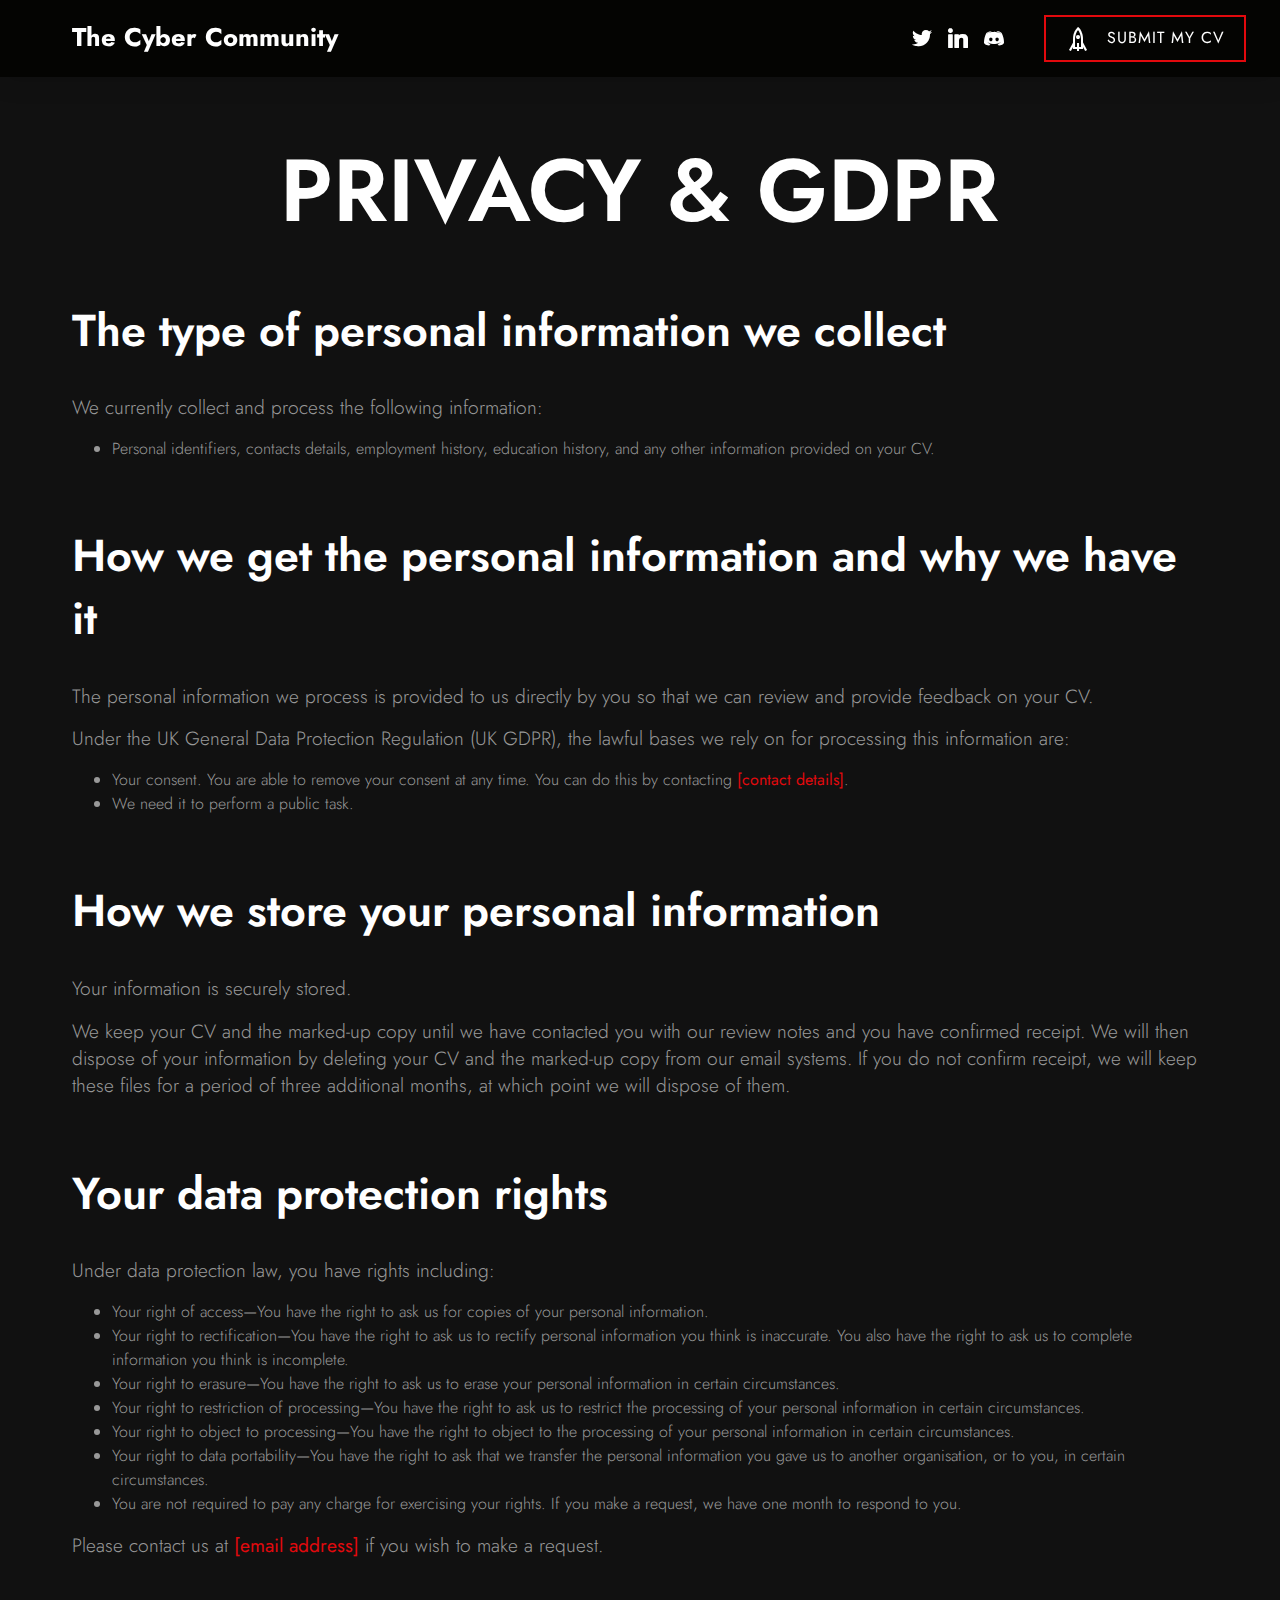
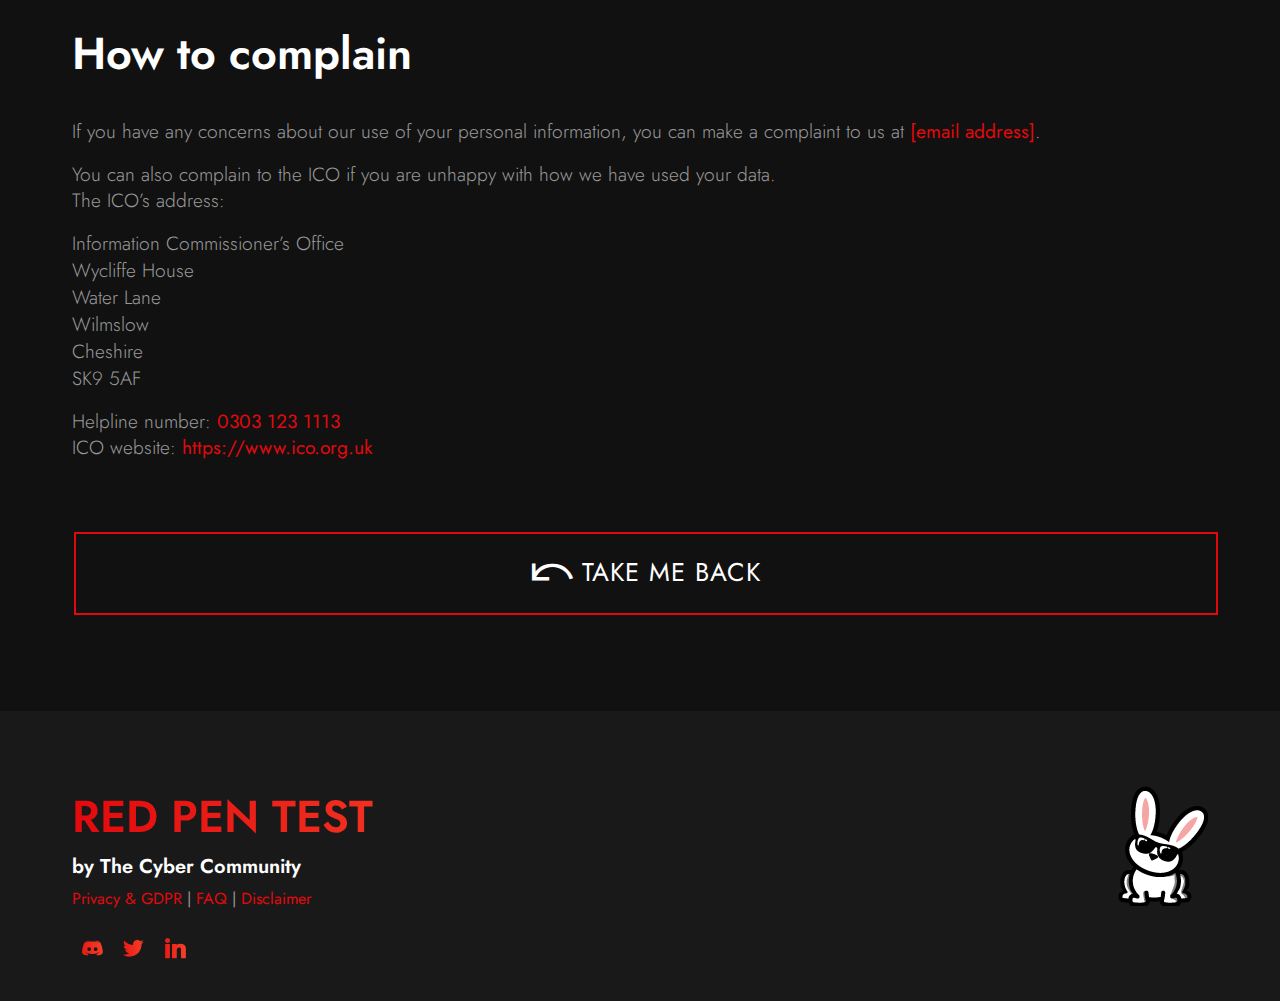
<file: gdpr.html>
<!DOCTYPE html>
<html>
  <head>
    <meta charset="UTF-8">
    <meta http-equiv="X-UA-Compatible" content="IE=edge">
    <meta name="viewport" content="width=device-width, initial-scale=1, minimum-scale=1">
    <link rel="shortcut icon" href="assets/smallbunny.png" type="image/x-icon">
    <meta name="description" content="Infosec CV help">
    <title>Red Pen Test | Infosec CV help</title>
    <link rel="stylesheet" href="assets/bootstrap/bootstrap.min.css">
    <link rel="stylesheet" href="assets/sociconstyles.css">
    <link rel="stylesheet" href="https://fonts.googleapis.com/css?family=Jost:400,600,700,900">
    <link rel="stylesheet" href="assets/main.css">
  </head>
  <body>
    <section class="menu cid-s1YLZwONfz" once="menu" id="menu1-1">
      <nav class="navbar navbar-dropdown navbar-fixed-top navbar-expand-lg">
        <div class="container">
          <div class="navbar-brand">
            <span class="navbar-caption-wrap"><a class="navbar-caption text-white display-5" href="index.html">The Cyber Community</a></span>
          </div>
          <div class="collapse navbar-collapse" id="navbarSupportedContent">
            <ul class="navbar-nav nav-dropdown">
            </ul>
            <div class="icons-menu">
              <a href="https://twitter.com/Thecybercomm" target="_blank">
              <span class="p-2 mbr-iconfont socicon-twitter socicon"></span>
              </a>
              <a href="https://www.linkedin.com/company/thecybercommunity" target="_blank">
              <span class="p-2 mbr-iconfont socicon-linkedin socicon"></span>
              </a>
              <a href="https://discord.gg/bu6ySEWw3q" target="_blank">
              <span class="p-2 mbr-iconfont socicon-discord socicon"></span>
              </a>
            </div>
            <div class="navbar-buttons mbr-section-btn"><a class="btn btn-sm btn-primary-outline display-4" href="submit.html"><span class="mobi-mbri mobi-mbri-rocket mbr-iconfont mbr-iconfont-btn"></span>SUBMIT MY CV</a></div>
          </div>
        </div>
      </nav>
    </section>

    <section class="pricing1 cid-s1YMd28qy4" id="pricing-table1-6">
      <div class="container">
        <div class="row align-center justify-content-center">
          <div class="col-12 col-md-12 col-lg-8">
            <h1 class="main-title align-center pb-5 pt-5 mbr-bold mbr-white mbr-fonts-style display-1 header-red">PRIVACY & GDPR</h1>
          </div>
      </div>
        <div class="row">
          <div class="col-12 col-md-12">
            <h3 class="main-title pb-4 mbr-bold mbr-white mbr-fonts-style display-2">The type of personal information we collect</h3>
            <p class="main-text mbr-light mbr-white mbr-fonts-style display-7">We currently collect and process the following information:</p>
            <ul class="main-text mbr-light display-6 pb-5">
              <li>Personal identifiers, contacts details, employment history, education history, and any other information provided on your CV.</li>
            </ul>

            <h3 class="main-title pb-4 mbr-bold mbr-white mbr-fonts-style display-2">How we get the personal information and why we have it</h3>
            <p class="main-text mbr-light mbr-white mbr-fonts-style display-7">The personal information we process is provided to us directly by you so that we can review and provide feedback on your CV.</p>
            <p class="main-text mbr-light mbr-white mbr-fonts-style display-7">Under the UK General Data Protection Regulation (UK GDPR), the lawful bases we rely on for processing this information are:</p>
            <ul class="main-text mbr-light display-6 pb-5">
              <li>Your consent. You are able to remove your consent at any time. You can do this by contacting <a href="#">[contact details]</a>.</li>
              <li>We need it to perform a public task.</li>
            </ul>

            <h3 class="main-title pb-4 mbr-bold mbr-white mbr-fonts-style display-2">How we store your personal information</h3>
            <p class="main-text mbr-light mbr-white mbr-fonts-style display-7">Your information is securely stored.</p>
            <p class="main-text mbr-light mbr-white mbr-fonts-style display-7 pb-5">We keep your CV and the marked-up copy until we have contacted you with our review notes and you have confirmed receipt. We will then dispose of your information by deleting your CV and the marked-up copy from our email systems. If you do not confirm receipt, we will keep these files for a period of three additional months, at which point we will dispose of them.</p>

            <h3 class="main-title pb-4 mbr-bold mbr-white mbr-fonts-style display-2">Your data protection rights</h3>
            <p class="main-text mbr-light mbr-white mbr-fonts-style display-7">Under data protection law, you have rights including:</p>
            <ul class="main-text mbr-light display-6">
              <li>Your right of access—You have the right to ask us for copies of your personal information.</li>
              <li>Your right to rectification—You have the right to ask us to rectify personal information you think is inaccurate. You also have the right to ask us to complete information you think is incomplete.</li>
              <li>Your right to erasure—You have the right to ask us to erase your personal information in certain circumstances.</li>
              <li>Your right to restriction of processing—You have the right to ask us to restrict the processing of your personal information in certain circumstances.</li>
              <li>Your right to object to processing—You have the right to object to the processing of your personal information in certain circumstances.</li>
              <li>Your right to data portability—You have the right to ask that we transfer the personal information you gave us to another organisation, or to you, in certain circumstances.</li>
              <li>You are not required to pay any charge for exercising your rights. If you make a request, we have one month to respond to you.</li>
            </ul>
            <p class="main-text mbr-light mbr-white mbr-fonts-style display-7 pb-5">Please contact us at <a href="#">[email address]</a> if you wish to make a request.</p>

            <h3 class="main-title pb-4 mbr-bold mbr-white mbr-fonts-style display-2">How to complain</h3>
            <p class="main-text mbr-light mbr-white mbr-fonts-style display-7">If you have any concerns about our use of your personal information, you can make a complaint to us at <a href="#">[email address]</a>.</p>
            <p class="main-text mbr-light mbr-white mbr-fonts-style display-7">You can also complain to the ICO if you are unhappy with how we have used your data.<br/>The ICO’s address:</p>
            <p class="main-text mbr-light mbr-white mbr-fonts-style display-7">Information Commissioner’s Office<br/>Wycliffe House<br/>Water Lane<br/>Wilmslow<br/>Cheshire<br/>SK9 5AF<br/></p>

            <p class="main-text mbr-light mbr-white mbr-fonts-style display-7">Helpline number: <a href="#">0303 123 1113</a><br/>ICO website: <a href="https://www.ico.org.uk">https://www.ico.org.uk</a></p>
              <div class="mbr-section-btn pt-5 pb-6">
              <a class="btn btn-lg btn-block btn-primary-outline display-5" href="index.html">
                <span class="mobi-mbri mobi-mbri-undo mbr-iconfont mbr-iconfont-btn"></span> TAKE ME BACK</a>
            </div>
          </div>
        </div>
      </div>
    </section>

    <section class="footer2 cid-s1YMdWQfw7" once="footers" id="footer2-7">
      <div class="container">
        <div class="row align-left">
          <div class="col-md-6 col-lg-6">
            <a href="index.html"><h3 class="title align-left mbr-bold mbr-fonts-style display-2">RED PEN TEST</h3></a>
            <h5 class="subtitle align-left mbr-bold mbr-fonts-style display-6">
            by The Cyber Community</h3>
            <p class="mbr-text align-left mbr-white mbr-regular mbr-fonts-style display-8"><a href="gdpr.html">Privacy & GDPR</a> | <a href="faq.html">FAQ</a> | <a href="disclaimer.html">Disclaimer</a> </p>
            <div class="socicon-wrap">
              <a href="https://discord.gg/bu6ySEWw3q" target="_blank"><span class="mbr-iconfont socicon-discord socicon"></span></a>
              <a href="https://twitter.com/Thecybercomm" target="_blank"><span class="mbr-iconfont socicon-twitter socicon"></span></a>
              <a href="https://www.linkedin.com/company/thecybercommunity" target="_blank"><span class="mbr-iconfont socicon-linkedin socicon"></span></a>
            </div>
          </div>
          <div class="col-md-6 col-lg-6 align-right">
            <img src="assets/img/smallbunny.png">
          </div>
        </div>
      </div>
    </section>

  </body>
</html>
</file>
<file: assets/sociconstyles.css>
@charset "UTF-8";

@font-face {
  font-family: 'Socicon';
  src:  url('socicon.eot');
  src:  url('socicon.eot?#iefix') format('embedded-opentype'),
    url('socicon.woff2') format('woff2'),
    url('socicon.ttf') format('truetype'),
    url('socicon.woff') format('woff'),
    url('socicon.svg#socicon') format('svg');
  font-weight: normal;
  font-style: normal;
}

[data-icon]:before {
  font-family: "socicon" !important;
  content: attr(data-icon);
  font-style: normal !important;
  font-weight: normal !important;
  font-variant: normal !important;
  text-transform: none !important;
  speak: none;
  line-height: 1;
  -webkit-font-smoothing: antialiased;
  -moz-osx-font-smoothing: grayscale;
}

[class^="socicon-"], [class*=" socicon-"] {
  /* use !important to prevent issues with browser extensions that change fonts */
  font-family: 'Socicon' !important;
  speak: none;
  font-style: normal;
  font-weight: normal;
  font-variant: normal;
  text-transform: none;
  line-height: 1;

  /* Better Font Rendering =========== */
  -webkit-font-smoothing: antialiased;
  -moz-osx-font-smoothing: grayscale;
}

.socicon-discord:before {
  content: "\e01d";
}

.socicon-twitch:before {
  content: "\e08c";
}
.socicon-twitter:before {
  content: "\e08d";
}
.socicon-linkedin:before {
  content: "\e04c";
}
</file>
<file: assets/main.css>
section {
  background-color: #eeeeee; }
  .container {
    max-width: 1200px;
}


@media (min-width: 767px) {
  .container {
    padding: 0 2rem;
  }
}


section,
.container,
.container-fluid {
  position: relative;
  word-wrap: break-word; }

a.mbr-iconfont:hover {
  text-decoration: none; }

.article .lead p,
.article .lead ul,
.article .lead ol,
.article .lead pre,
.article .lead blockquote {
  margin-bottom: 0; }

a {
  font-style: normal;
  font-weight: 400;
  cursor: pointer; }
  a, a:hover {
    text-decoration: none; }

figure {
  margin-bottom: 0; }

body {
  color: #000000; }

h1,
h2,
h3,
h4,
h5,
h6,
.h1,
.h2,
.h3,
.h4,
.h5,
.h6,
.display-1,
.display-2,
.display-3,
.display-4 {
  line-height: 1;
  word-break: break-word;
  font-weight: inherit;
  word-wrap: break-word; }

b,
strong {
  font-weight: 900; }

blockquote {
  padding: 10px 0 10px 20px;
  position: relative;
  border-left: 2px solid;
  border-color: #ff3366; }

input:-webkit-autofill, input:-webkit-autofill:hover, input:-webkit-autofill:focus, input:-webkit-autofill:active {
  transition-delay: 9999s;
  transition-property: background-color, color; }

textarea[type="hidden"] {
  display: none; }

body {
  position: relative; }

section {
  background-position: 50% 50%;
  background-repeat: no-repeat;
  background-size: cover; }
  section .mbr-background-video,
  section .mbr-background-video-preview {
    position: absolute;
    bottom: 0;
    left: 0;
    right: 0;
    top: 0; }

.hidden {
  visibility: hidden; }

.mbr-z-index20 {
  z-index: 20; }

/*! Base colors */
.mbr-white {
  color: #ffffff; }

.mbr-black {
  color: #111111; }

.mbr-bg-white {
  background-color: #ffffff; }

.mbr-bg-black {
  background-color: #000000; }

/*! Text-aligns */
.align-left {
  text-align: left; }

.align-center {
  text-align: center; }

.align-right {
  text-align: right; }

@media (max-width: 767px) {
  .align-left,
  .align-center,
  .align-right,
  .mbr-section-btn,
  .mbr-section-title {
    text-align: center; } }
/*! Font-weight  */
.mbr-light {
  font-weight: 300; }

.mbr-regular {
  font-weight: 400; }

.mbr-semibold {
  font-weight: 500; }

.mbr-bold {
  font-weight: 600; }

/*! Media  */
.media-size-item {
  -webkit-flex: 1 1 auto;
  -moz-flex: 1 1 auto;
  -ms-flex: 1 1 auto;
  -o-flex: 1 1 auto;
  flex: 1 1 auto; }

.media-content {
  -webkit-flex-basis: 100%;
  flex-basis: 100%; }

.media-container-row {
  display: -ms-flexbox;
  display: -webkit-flex;
  display: flex;
  -webkit-flex-direction: row;
  -ms-flex-direction: row;
  flex-direction: row;
  -webkit-flex-wrap: wrap;
  -ms-flex-wrap: wrap;
  flex-wrap: wrap;
  -webkit-justify-content: center;
  -ms-flex-pack: center;
  justify-content: center;
  -webkit-align-content: center;
  -ms-flex-line-pack: center;
  align-content: center;
  -webkit-align-items: start;
  -ms-flex-align: start;
  align-items: start; }
  .media-container-row .media-size-item {
    width: 400px; }

.media-container-column {
  display: -ms-flexbox;
  display: -webkit-flex;
  display: flex;
  -webkit-flex-direction: column;
  -ms-flex-direction: column;
  flex-direction: column;
  -webkit-flex-wrap: wrap;
  -ms-flex-wrap: wrap;
  flex-wrap: wrap;
  -webkit-justify-content: center;
  -ms-flex-pack: center;
  justify-content: center;
  -webkit-align-content: center;
  -ms-flex-line-pack: center;
  align-content: center;
  -webkit-align-items: stretch;
  -ms-flex-align: stretch;
  align-items: stretch; }
  .media-container-column > * {
    width: 100%; }

@media (min-width: 992px) {
  .media-container-row {
    -webkit-flex-wrap: nowrap;
    -ms-flex-wrap: nowrap;
    flex-wrap: nowrap; } }
figure {
  overflow: hidden; }

figure[mbr-media-size] {
  transition: width 0.1s; }

.mbr-figure img,
.mbr-figure iframe {
  display: block;
  width: 100%; }

.card {
  background-color: transparent;
  border: none; }

.card-box {
  width: 100%; }

.card-img {
  text-align: center;
  flex-shrink: 0;
  -webkit-flex-shrink: 0; }

.media {
  max-width: 100%;
  margin: 0 auto; }

.mbr-figure {
  -ms-flex-item-align: center;
  -ms-grid-row-align: center;
  -webkit-align-self: center;
  align-self: center; }

.media-container > div {
  max-width: 100%; }

.mbr-figure img,
.card-img img {
  width: 100%; }

@media (max-width: 991px) {
  .media-size-item {
    width: auto !important; }
.md-pb {
  padding-bottom: 2rem;
}

  .media {
    width: auto; }

  .mbr-figure {
    width: 100% !important; } }
/*! Buttons */
.mbr-section-btn {
  margin-left: -.25rem;
  margin-right: -.25rem;
  font-size: 0; }

.btn:focus {
      box-shadow: none!important;
    }

nav .mbr-section-btn {
  margin-left: 0rem;
  margin-right: 0rem; }

/*! Btn icon margin */
.btn .mbr-iconfont,
.btn.btn-sm .mbr-iconfont {
  cursor: pointer;
  margin-right: 0.5rem; }

.btn.btn-md .mbr-iconfont,
.btn.btn-md .mbr-iconfont {
  margin-right: 0.8rem; }


[type="submit"] {
  -webkit-appearance: none; }

/*! Full-screen */
.mbr-fullscreen .mbr-overlay {
  min-height: 100vh; }

.mbr-fullscreen {
  display: flex;
  display: -webkit-flex;
  display: -moz-flex;
  display: -ms-flex;
  display: -o-flex;
  align-items: center;
  -webkit-align-items: center;
  min-height: 100vh;
  padding-top: 3rem;
  padding-bottom: 3rem; }

/*! Map */
.map {
  height: 25rem;
  position: relative; }
  .map iframe {
    width: 100%;
    height: 100%; }

/* Form */
.form-asterisk {
  font-family: initial;
  position: absolute;
  top: -2px;
  font-weight: normal; }

/*! Scroll to top arrow */
.mbr-arrow-up {
  bottom: 25px;
  right: 90px;
  position: fixed;
  text-align: right;
  z-index: 5000;
  color: #ffffff;
  font-size: 32px;
  transform: rotate(180deg);
  -webkit-transform: rotate(180deg); }

.mbr-arrow-up a {
  background: rgba(0, 0, 0, 0.2);
  border-radius: 3px;
  color: #fff;
  display: inline-block;
  height: 60px;
  width: 60px;
  outline-style: none !important;
  position: relative;
  text-decoration: none;
  transition: all .3s ease-in-out;
  cursor: pointer;
  text-align: center; }
  .mbr-arrow-up a:hover {
    background-color: rgba(0, 0, 0, 0.4); }
  .mbr-arrow-up a i {
    line-height: 60px; }

.mbr-arrow-up-icon {
  display: block;
  color: #fff; }

.mbr-arrow-up-icon::before {
  content: "\203a";
  display: inline-block;
  font-family: serif;
  font-size: 32px;
  line-height: 1;
  font-style: normal;
  position: relative;
  top: 6px;
  left: -4px;
  -webkit-transform: rotate(-90deg);
  transform: rotate(-90deg); }

/*! Arrow Down */
.mbr-arrow {
  position: absolute;
  bottom: 45px;
  left: 50%;
  width: 60px;
  height: 60px;
  cursor: pointer;
  background-color: rgba(80, 80, 80, 0.5);
  border-radius: 50%;
  -webkit-transform: translateX(-50%);
  transform: translateX(-50%); }
  .mbr-arrow > a {
    display: inline-block;
    text-decoration: none;
    outline-style: none;
    -webkit-animation: arrowdown 1.7s ease-in-out infinite;
    animation: arrowdown 1.7s ease-in-out infinite; }
    .mbr-arrow > a > i {
      position: absolute;
      top: -2px;
      left: 15px;
      font-size: 2rem; }

@keyframes arrowdown {
  0% {
    transform: translateY(0px);
    -webkit-transform: translateY(0px); }
  50% {
    transform: translateY(-5px);
    -webkit-transform: translateY(-5px); }
  100% {
    transform: translateY(0px);
    -webkit-transform: translateY(0px); } }
@-webkit-keyframes arrowdown {
  0% {
    transform: translateY(0px);
    -webkit-transform: translateY(0px); }
  50% {
    transform: translateY(-5px);
    -webkit-transform: translateY(-5px); }
  100% {
    transform: translateY(0px);
    -webkit-transform: translateY(0px); } }
@media (max-width: 500px) {
  .mbr-arrow-up {
    left: 50%;
    right: auto;
    transform: translateX(-50%) rotate(180deg);
    -webkit-transform: translateX(-50%) rotate(180deg); } }
/*Gradients animation*/
@keyframes gradient-animation {
  from {
    background-position: 0% 100%;
    animation-timing-function: ease-in-out; }
  to {
    background-position: 100% 0%;
    animation-timing-function: ease-in-out; } }
@-webkit-keyframes gradient-animation {
  from {
    background-position: 0% 100%;
    animation-timing-function: ease-in-out; }
  to {
    background-position: 100% 0%;
    animation-timing-function: ease-in-out; } }
.bg-gradient {
  background-size: 200% 200%;
  animation: gradient-animation 5s infinite alternate;
  -webkit-animation: gradient-animation 5s infinite alternate; }

.menu .navbar-brand {
  display: -webkit-flex; }
  .menu .navbar-brand span {
    display: flex;
    display: -webkit-flex; }
  .menu .navbar-brand .navbar-caption-wrap {
    display: -webkit-flex; }
  .menu .navbar-brand .navbar-logo img {
    display: -webkit-flex; }
@media (min-width: 768px) and (max-width: 991px) {
  .menu .navbar-toggleable-sm .navbar-nav {
    display: -webkit-box;
    display: -webkit-flex;
    display: -ms-flexbox; } }
@media (max-width: 991px) {
  .menu .navbar-collapse {
    max-height: 93.5vh; }
    .menu .navbar-collapse.show {
      overflow: auto; } }
@media (min-width: 992px) {
  .menu .navbar-nav.nav-dropdown {
    display: -webkit-flex; }
  .menu .navbar-toggleable-sm .navbar-collapse {
    display: -webkit-flex !important; }
  .menu .collapsed .navbar-collapse {
    max-height: 93.5vh; }
    .menu .collapsed .navbar-collapse.show {
      overflow: auto; } }
@media (max-width: 767px) {
  .menu .navbar-collapse {
    max-height: 80vh; } }

.navbar {
  display: -webkit-flex;
  -webkit-flex-wrap: wrap;
  -webkit-align-items: center;
  -webkit-justify-content: space-between; }

.navbar-collapse {
  -webkit-flex-basis: 100%;
  -webkit-flex-grow: 1;
  -webkit-align-items: center; }

.nav-dropdown .link {
  padding: .667em 1.667em !important;
  margin: 0 !important; }

.nav {
  display: -webkit-flex;
  -webkit-flex-wrap: wrap; }

.row {
  display: -webkit-flex;
  -webkit-flex-wrap: wrap; }

.justify-content-center {
  -webkit-justify-content: center; }

.form-inline {
  display: -webkit-flex;
  -webkit-flex-flow: row wrap;
  -webkit-align-items: center; }

.card-wrapper {
  -webkit-flex: 1; }

.carousel-control {
  z-index: 10;
  display: -webkit-flex;
  -webkit-align-items: center;
  -webkit-justify-content: center; }

.carousel-controls {
  display: -webkit-flex; }

.media {
  display: -webkit-flex; }

.form-group:focus {
  outline: none; }

.jq-selectbox__select {
  padding: 1.07em .5em;
  position: absolute;
  top: 0;
  left: 0;
  width: 100%; }

.jq-selectbox__dropdown {
  position: absolute;
  top: 100% !important;
  left: 0 !important;
  width: 100% !important; }

.jq-selectbox__trigger-arrow {
  transform: translateY(-50%); }

.jq-selectbox li {
  padding: 1.07em .5em; }

input[type="range"] {
  padding-left: 0 !important;
  padding-right: 0 !important; }

.modal-dialog,
.modal-content {
  height: 100%; }

.modal-dialog .carousel-inner {
  height: calc(100vh - 1.75rem); }
  @media (max-width: 575px) {
    .modal-dialog .carousel-inner {
      height: calc(100vh - 1rem); } }

.carousel-item {
  text-align: center; }

.carousel-item img {
  margin: auto; }

.navbar-toggler {
  -webkit-align-self: flex-start;
  -ms-flex-item-align: start;
  align-self: flex-start;
  padding: 0.25rem 0.75rem;
  font-size: 1.25rem;
  line-height: 1;
  background: transparent;
  border: 1px solid transparent;
  -webkit-border-radius: 0.25rem;
  border-radius: 0.25rem; }

.navbar-toggler:focus,
.navbar-toggler:hover {
  text-decoration: none; }

.navbar-toggler-icon {
  display: inline-block;
  width: 1.5em;
  height: 1.5em;
  vertical-align: middle;
  content: "";
  background: no-repeat center center;
  -webkit-background-size: 100% 100%;
  -o-background-size: 100% 100%;
  background-size: 100% 100%; }

.navbar-toggler-left {
  position: absolute;
  left: 1rem; }

.navbar-toggler-right {
  position: absolute;
  right: 1rem; }

@media (max-width: 575px) {
  .navbar-toggleable .navbar-nav .dropdown-menu {
    position: static;
    float: none; }

  .navbar-toggleable > .container {
    padding-right: 0;
    padding-left: 0; } }
@media (min-width: 576px) {
  .navbar-toggleable {
    -webkit-box-orient: horizontal;
    -webkit-box-direction: normal;
    -webkit-flex-direction: row;
    -ms-flex-direction: row;
    flex-direction: row;
    -webkit-flex-wrap: nowrap;
    -ms-flex-wrap: nowrap;
    flex-wrap: nowrap;
    -webkit-box-align: center;
    -webkit-align-items: center;
    -ms-flex-align: center;
    align-items: center; }

  .navbar-toggleable .navbar-nav {
    -webkit-box-orient: horizontal;
    -webkit-box-direction: normal;
    -webkit-flex-direction: row;
    -ms-flex-direction: row;
    flex-direction: row; }

  .navbar-toggleable .navbar-nav .nav-link {
    padding-right: .5rem;
    padding-left: .5rem; }

  .navbar-toggleable > .container {
    display: -webkit-box;
    display: -webkit-flex;
    display: -ms-flexbox;
    display: flex;
    -webkit-flex-wrap: nowrap;
    -ms-flex-wrap: nowrap;
    flex-wrap: nowrap;
    -webkit-box-align: center;
    -webkit-align-items: center;
    -ms-flex-align: center;
    align-items: center; }

  .navbar-toggleable .navbar-collapse {
    display: -webkit-box !important;
    display: -webkit-flex !important;
    display: -ms-flexbox !important;
    display: flex !important;
    width: 100%; }

  .navbar-toggleable .navbar-toggler {
    display: none; } }
@media (max-width: 767px) {
  .navbar-toggleable-sm .navbar-nav .dropdown-menu {
    position: static;
    float: none; }

  .navbar-toggleable-sm > .container {
    padding-right: 0;
    padding-left: 0; } }
@media (min-width: 768px) {
  .navbar-toggleable-sm {
    -webkit-box-orient: horizontal;
    -webkit-box-direction: normal;
    -webkit-flex-direction: row;
    -ms-flex-direction: row;
    flex-direction: row;
    -webkit-flex-wrap: nowrap;
    -ms-flex-wrap: nowrap;
    flex-wrap: nowrap;
    -webkit-box-align: center;
    -webkit-align-items: center;
    -ms-flex-align: center;
    align-items: center; }

  .navbar-toggleable-sm .navbar-nav {
    -webkit-box-orient: horizontal;
    -webkit-box-direction: normal;
    -webkit-flex-direction: row;
    -ms-flex-direction: row;
    flex-direction: row; }

  .navbar-toggleable-sm .navbar-nav .nav-link {
    padding-right: .5rem;
    padding-left: .5rem; }

  .navbar-toggleable-sm > .container {
    display: -webkit-box;
    display: -webkit-flex;
    display: -ms-flexbox;
    display: flex;
    -webkit-flex-wrap: nowrap;
    -ms-flex-wrap: nowrap;
    flex-wrap: nowrap;
    -webkit-box-align: center;
    -webkit-align-items: center;
    -ms-flex-align: center;
    align-items: center; }

  .navbar-toggleable-sm .navbar-collapse {
    display: none;
    width: 100%; }

  .navbar-toggleable-sm .navbar-toggler {
    display: none; } }
@media (max-width: 991px) {
  .navbar-toggleable-md .navbar-nav .dropdown-menu {
    position: static;
    float: none; }

  .navbar-toggleable-md > .container {
    padding-right: 0;
    padding-left: 0; } }
@media (min-width: 992px) {
  .navbar-toggleable-md {
    -webkit-box-orient: horizontal;
    -webkit-box-direction: normal;
    -webkit-flex-direction: row;
    -ms-flex-direction: row;
    flex-direction: row;
    -webkit-flex-wrap: nowrap;
    -ms-flex-wrap: nowrap;
    flex-wrap: nowrap;
    -webkit-box-align: center;
    -webkit-align-items: center;
    -ms-flex-align: center;
    align-items: center; }

  .navbar-toggleable-md .navbar-nav {
    -webkit-box-orient: horizontal;
    -webkit-box-direction: normal;
    -webkit-flex-direction: row;
    -ms-flex-direction: row;
    flex-direction: row; }

  .navbar-toggleable-md .navbar-nav .nav-link {
    padding-right: .5rem;
    padding-left: .5rem; }

  .navbar-toggleable-md > .container {
    display: -webkit-box;
    display: -webkit-flex;
    display: -ms-flexbox;
    display: flex;
    -webkit-flex-wrap: nowrap;
    -ms-flex-wrap: nowrap;
    flex-wrap: nowrap;
    -webkit-box-align: center;
    -webkit-align-items: center;
    -ms-flex-align: center;
    align-items: center; }

  .navbar-toggleable-md .navbar-collapse {
    display: -webkit-box !important;
    display: -webkit-flex !important;
    display: -ms-flexbox !important;
    display: flex !important;
    width: 100%; }

  .navbar-toggleable-md .navbar-toggler {
    display: none; } }
@media (max-width: 1199px) {
  .navbar-toggleable-lg .navbar-nav .dropdown-menu {
    position: static;
    float: none; }

  .navbar-toggleable-lg > .container {
    padding-right: 0;
    padding-left: 0; } }
@media (min-width: 1200px) {
  .navbar-toggleable-lg {
    -webkit-box-orient: horizontal;
    -webkit-box-direction: normal;
    -webkit-flex-direction: row;
    -ms-flex-direction: row;
    flex-direction: row;
    -webkit-flex-wrap: nowrap;
    -ms-flex-wrap: nowrap;
    flex-wrap: nowrap;
    -webkit-box-align: center;
    -webkit-align-items: center;
    -ms-flex-align: center;
    align-items: center; }

  .navbar-toggleable-lg .navbar-nav {
    -webkit-box-orient: horizontal;
    -webkit-box-direction: normal;
    -webkit-flex-direction: row;
    -ms-flex-direction: row;
    flex-direction: row; }

  .navbar-toggleable-lg .navbar-nav .nav-link {
    padding-right: .5rem;
    padding-left: .5rem; }

  .navbar-toggleable-lg > .container {
    display: -webkit-box;
    display: -webkit-flex;
    display: -ms-flexbox;
    display: flex;
    -webkit-flex-wrap: nowrap;
    -ms-flex-wrap: nowrap;
    flex-wrap: nowrap;
    -webkit-box-align: center;
    -webkit-align-items: center;
    -ms-flex-align: center;
    align-items: center; }

  .navbar-toggleable-lg .navbar-collapse {
    display: -webkit-box !important;
    display: -webkit-flex !important;
    display: -ms-flexbox !important;
    display: flex !important;
    width: 100%; }

  .navbar-toggleable-lg .navbar-toggler {
    display: none; } }
.navbar-toggleable-xl {
  -webkit-box-orient: horizontal;
  -webkit-box-direction: normal;
  -webkit-flex-direction: row;
  -ms-flex-direction: row;
  flex-direction: row;
  -webkit-flex-wrap: nowrap;
  -ms-flex-wrap: nowrap;
  flex-wrap: nowrap;
  -webkit-box-align: center;
  -webkit-align-items: center;
  -ms-flex-align: center;
  align-items: center; }

.navbar-toggleable-xl .navbar-nav .dropdown-menu {
  position: static;
  float: none; }

.navbar-toggleable-xl > .container {
  padding-right: 0;
  padding-left: 0; }

.navbar-toggleable-xl .navbar-nav {
  -webkit-box-orient: horizontal;
  -webkit-box-direction: normal;
  -webkit-flex-direction: row;
  -ms-flex-direction: row;
  flex-direction: row; }

.navbar-toggleable-xl .navbar-nav .nav-link {
  padding-right: .5rem;
  padding-left: .5rem; }

.navbar-toggleable-xl > .container {
  display: -webkit-box;
  display: -webkit-flex;
  display: -ms-flexbox;
  display: flex;
  -webkit-flex-wrap: nowrap;
  -ms-flex-wrap: nowrap;
  flex-wrap: nowrap;
  -webkit-box-align: center;
  -webkit-align-items: center;
  -ms-flex-align: center;
  align-items: center; }

.navbar-toggleable-xl .navbar-collapse {
  display: -webkit-box !important;
  display: -webkit-flex !important;
  display: -ms-flexbox !important;
  display: flex !important;
  width: 100%; }

.navbar-toggleable-xl .navbar-toggler {
  display: none; }

.card-img {
  width: auto; }

.menu .navbar.collapsed:not(.beta-menu) {
  flex-direction: column;
  -webkit-flex-direction: column; }

.carousel-item.active,
.carousel-item-next,
.carousel-item-prev {
  display: -webkit-box;
  display: -webkit-flex;
  display: -ms-flexbox;
  display: flex; }

.note-air-layout .dropup .dropdown-menu,
.note-air-layout .navbar-fixed-bottom .dropdown .dropdown-menu {
  bottom: initial !important; }

html,
body {
  height: auto;
  min-height: 100vh; }

.dropup .dropdown-toggle::after {
  display: none; }

.mbr-section-title {
  font-style: normal;
  line-height: 1.3; }

.mbr-section-subtitle {
  letter-spacing: 0.1rem; 
}

.mbr-text {
  font-style: normal;
  line-height: 1.7; }

body {
  font-style: normal;
  line-height: 1.5;
  font-weight: 300; }

.btn {
  font-weight: 400;
  border-width: 2px;
  font-style: normal;
  margin: .4rem .4rem;
  border-radius: 0!important;
  letter-spacing: 1px;
  white-space: normal;
  -webkit-transition: all .3s ease-in-out;
  -moz-transition: all .3s ease-in-out;
  transition: all .3s ease-in-out;
  display: inline-flex;
  align-items: center;
  justify-content: center;
  word-break: break-word;
  -webkit-align-items: center;
  -webkit-justify-content: center;
  display: -webkit-inline-flex; }

.btn-sm {
  font-weight: 400;
  -webkit-transition: all .3s ease-in-out;
  -moz-transition: all .3s ease-in-out;
  transition: all .3s ease-in-out; }

.btn-md {
  font-weight: 400;
  -webkit-transition: all .3s ease-in-out;
  -moz-transition: all .3s ease-in-out;
  transition: all .3s ease-in-out; }

.btn-lg {
  font-weight: 400;
  -webkit-transition: all .3s ease-in-out;
  -moz-transition: all .3s ease-in-out;
  transition: all .3s ease-in-out; }

.btn-form {
  margin: 0;
  border-radius: 0; }
  .btn-form:hover {
    cursor: pointer; }

/* Others*/


.mbr-arrow a {
  color: #ffffff; }

@media (max-width: 767px) {
  .mbr-arrow {
    display: none; } }
.form-control-label {
  position: relative;
  cursor: pointer;
  margin-bottom: .357em;
  padding: 0; }

.alert {
  color: #ffffff;
  border-radius: 0;
  border: 0;
  font-size: .875rem;
  line-height: 1.5;
  margin-bottom: 1.875rem;
  padding: 1.25rem;
  position: relative; }

.form-control {
  background-color: #f5f5f5;
  box-shadow: none;
  color: #565656;
  line-height: 1.43;
  min-height: 3.5em;
  font-size: 1rem!important;
  padding: 1.07em .5em; }
  .form-control, .form-control:focus {
    border: 1px solid #e8e8e8; }
  .form-active .form-control:invalid {
    border-color: red; }

.navbar-dropdown {
     left: 0;
     padding: 0;
     position: absolute;
     right: 0;
     top: 0;
     transition: all 0.45s ease;
     z-index: 1030;
     background: #282828;
}
 .navbar-dropdown .navbar-caption {
     font-weight: 700;
     white-space: normal;
     vertical-align: -4px;
     line-height: 3.125rem !important;
}
 .navbar-dropdown .navbar-caption, .navbar-dropdown .navbar-caption:hover {
     color: inherit;
     text-decoration: none;
}
 .navbar-dropdown.navbar-fixed-top {
     position: fixed;
}
 .navbar-dropdown .navbar-brand span {
     vertical-align: -4px;
}

 .nav-dropdown {
     font-size: 0.75rem;
     font-weight: 500;
     height: auto !important;
}

 .nav-dropdown .link {
     margin: .667em 1.667em;
     font-weight: 500;
     padding: 0;
     transition: color .2s ease-in-out;
}
@import url(https://fonts.googleapis.com/css?family=Jost:100,200,300,400,500,600,700,800,900,100i,200i,300i,400i,500i,600i,700i,800i,900i&display=swap);





body {
  font-family: Jost;
}
.display-1 {
  font-family: 'Jost', sans-serif;
  font-size: 5.5rem;
  line-height: 1.2;
}
.display-1 > .mbr-iconfont {
  font-size: 8.8rem;
}
.display-2 {
  font-family: 'Jost', sans-serif;
  font-size: 2.8rem;
  line-height: 1.4;
}
.display-2 > .mbr-iconfont {
  font-size: 4.48rem;
}
.display-4 {
  font-family: 'Jost', sans-serif;
  font-size: 1rem;
  line-height: 1.3;
}
.display-4 > .mbr-iconfont {
  font-size: 1.6rem;
}
.display-5 {
  font-family: 'Jost', sans-serif;
  font-size: 1.6rem;
  line-height: 1.4;
}
.display-5 > .mbr-iconfont {
  font-size: 2.56rem;
}
.display-7 {
  font-family: 'Jost', sans-serif;
  font-size: 1.2rem;
  line-height: 1.4;
}
.display-7 > .mbr-iconfont {
  font-size: 1.92rem;
}
/* ---- Fluid typography for mobile devices ---- */
/* 1.4 - font scale ratio ( bootstrap == 1.42857 ) */
/* 100vw - current viewport width */
/* (48 - 20)  48 == 48rem == 768px, 20 == 20rem == 320px(minimal supported viewport) */
/* 0.65 - min scale variable, may vary */
@media (max-width: 768px) {
  .display-1 {
    font-size: 3.85rem;
    font-size: calc( 2.5749999999999997rem + (5.5 - 2.5749999999999997) * ((100vw - 20rem) / (48 - 20)));
    line-height: calc( 1.1 * (2.5749999999999997rem + (5.5 - 2.5749999999999997) * ((100vw - 20rem) / (48 - 20))));
  }
  .display-2 {
    font-size: 2.24rem;
    font-size: calc( 1.63rem + (2.8 - 1.63) * ((100vw - 20rem) / (48 - 20)));
    line-height: calc( 1.3 * (1.63rem + (2.8 - 1.63) * ((100vw - 20rem) / (48 - 20))));
  }
  .display-4 {
    font-size: 0.9rem !important;
    font-size: calc( 1rem + (1 - 1) * ((100vw - 20rem) / (48 - 20)));
    line-height: calc( 1.4 * (1rem + (1 - 1) * ((100vw - 20rem) / (48 - 20))));
  }
  .display-5 {
    font-size: 1.28rem;
    font-size: calc( 1.21rem + (1.6 - 1.21) * ((100vw - 20rem) / (48 - 20)));
    line-height: calc( 1.4 * (1.21rem + (1.6 - 1.21) * ((100vw - 20rem) / (48 - 20))));
  }
  .display-7 {
    font-size: 0.96rem;
    font-size: calc( 1.07rem + (1.2 - 1.07) * ((100vw - 20rem) / (48 - 20)));
    line-height: calc( 1.4 * (1.07rem + (1.2 - 1.07) * ((100vw - 20rem) / (48 - 20))));
  }
}
/* Buttons */
.btn {
  padding: 1rem 3rem;
  border-radius: 4px;
}
.btn-sm {
  padding: 0.6rem 1.2rem;
  border-radius: 4px;
}
.btn-md {
  padding: 1rem 2.6rem;
  border-radius: 8px;
}
.btn-lg {
  padding: 1.2rem 3.2rem;
  border-radius: 8px;
}
.bg-primary {
  background-color: #e2090d !important;
}
.bg-success {
  background-color: #5758e0 !important;
}
.bg-info {
  background-color: #82786e !important;
}
.bg-warning {
  background-color: #5b686b !important;
}
.bg-danger {
  background-color: #465052 !important;
}
.btn-primary,
.btn-primary:active {
  background-color: #e2090d !important;
  border-color: #e2090d !important;
  color: #ffffff !important;
}
.btn-primary:hover,
.btn-primary:focus,
.btn-primary.focus,
.btn-primary.active {
  color: #ffffff !important;
  background-color: #980609 !important;
  border-color: #980609 !important;
}
.btn-primary.disabled,
.btn-primary:disabled {
  color: #ffffff !important;
  background-color: #980609 !important;
  border-color: #980609 !important;
}
.btn-primary:hover {
  background-color: #e2090d !important;
  border-color: #e2090d !important;
}
.btn-primary:hover,
.btn-primary:focus {
  background: linear-gradient(to left, #fc5130, #e2090d);
  border-color: transparent!important;
  background-size: 110%;
  background-position: center;
}
.btn-secondary,
.btn-secondary:active {
  background-color: #fc5130 !important;
  border-color: #fc5130 !important;
  color: #ffffff !important;
}
.btn-secondary:hover,
.btn-secondary:focus,
.btn-secondary.focus,
.btn-secondary.active {
  color: #ffffff !important;
  background-color: #dc2603 !important;
  border-color: #dc2603 !important;
}
.btn-secondary.disabled,
.btn-secondary:disabled {
  color: #ffffff !important;
  background-color: #dc2603 !important;
  border-color: #dc2603 !important;
}
.btn-secondary:hover {
  background-color: #e2090d !important;
  border-color: #e2090d !important;
}
.btn-secondary:hover,
.btn-secondary:focus {
  background: linear-gradient(to left, #fc5130, #fc5130);
  border-color: transparent!important;
  background-size: 110%;
  background-position: center;
}
.btn-info,
.btn-info:active {
  background-color: #82786e !important;
  border-color: #82786e !important;
  color: #ffffff !important;
}
.btn-info:hover,
.btn-info:focus,
.btn-info.focus,
.btn-info.active {
  color: #ffffff !important;
  background-color: #59524b !important;
  border-color: #59524b !important;
}
.btn-info.disabled,
.btn-info:disabled {
  color: #ffffff !important;
  background-color: #59524b !important;
  border-color: #59524b !important;
}
.btn-info:hover {
  background-color: #e2090d !important;
  border-color: #e2090d !important;
}
.btn-info:hover,
.btn-info:focus {
  background: linear-gradient(to left, #fc5130, #82786e);
  border-color: transparent!important;
  background-size: 110%;
  background-position: center;
}
.btn-success,
.btn-success:active {
  background-color: #5758e0 !important;
  border-color: #5758e0 !important;
  color: #ffffff !important;
}
.btn-success:hover,
.btn-success:focus,
.btn-success.focus,
.btn-success.active {
  color: #ffffff !important;
  background-color: #2526c6 !important;
  border-color: #2526c6 !important;
}
.btn-success.disabled,
.btn-success:disabled {
  color: #ffffff !important;
  background-color: #2526c6 !important;
  border-color: #2526c6 !important;
}
.btn-success:hover {
  background-color: #e2090d !important;
  border-color: #e2090d !important;
}
.btn-success:hover,
.btn-success:focus {
  background: linear-gradient(to left, #fc5130, #5758e0);
  border-color: transparent!important;
  background-size: 110%;
  background-position: center;
}
.btn-warning,
.btn-warning:active {
  background-color: #5b686b !important;
  border-color: #5b686b !important;
  color: #ffffff !important;
}
.btn-warning:hover,
.btn-warning:focus,
.btn-warning.focus,
.btn-warning.active {
  color: #ffffff !important;
  background-color: #384042 !important;
  border-color: #384042 !important;
}
.btn-warning.disabled,
.btn-warning:disabled {
  color: #ffffff !important;
  background-color: #384042 !important;
  border-color: #384042 !important;
}
.btn-warning:hover {
  background-color: #e2090d !important;
  border-color: #e2090d !important;
}
.btn-warning:hover,
.btn-warning:focus {
  background: linear-gradient(to left, #fc5130, #5b686b);
  border-color: transparent!important;
  background-size: 110%;
  background-position: center;
}
.btn-danger,
.btn-danger:active {
  background-color: #465052 !important;
  border-color: #465052 !important;
  color: #ffffff !important;
}
.btn-danger:hover,
.btn-danger:focus,
.btn-danger.focus,
.btn-danger.active {
  color: #ffffff !important;
  background-color: #232829 !important;
  border-color: #232829 !important;
}
.btn-danger.disabled,
.btn-danger:disabled {
  color: #ffffff !important;
  background-color: #232829 !important;
  border-color: #232829 !important;
}
.btn-danger:hover {
  background-color: #e2090d !important;
  border-color: #e2090d !important;
}
.btn-danger:hover,
.btn-danger:focus {
  background: linear-gradient(to left, #fc5130, #465052);
  border-color: transparent!important;
  background-size: 110%;
  background-position: center;
}
.btn-white,
.btn-white:active {
  background-color: #f3f3f3 !important;
  border-color: #f3f3f3 !important;
  color: #737373 !important;
}
.btn-white:hover,
.btn-white:focus,
.btn-white.focus,
.btn-white.active {
  color: #737373 !important;
  background-color: #cdcdcd !important;
  border-color: #cdcdcd !important;
}
.btn-white.disabled,
.btn-white:disabled {
  color: #737373 !important;
  background-color: #cdcdcd !important;
  border-color: #cdcdcd !important;
}
.btn-white:hover {
  background-color: #e2090d !important;
  border-color: #e2090d !important;
}
.btn-white:hover,
.btn-white:focus {
  background: linear-gradient(to left, #fc5130, #f3f3f3);
  border-color: transparent!important;
  background-size: 110%;
  background-position: center;
}
.btn-white:hover {
  color: white!important;
}
.btn-black,
.btn-black:active {
  background-color: #000000 !important;
  border-color: #000000 !important;
  color: #ffffff !important;
}
.btn-black:hover,
.btn-black:focus,
.btn-black.focus,
.btn-black.active {
  color: #ffffff !important;
  background-color: #000000 !important;
  border-color: #000000 !important;
}
.btn-black.disabled,
.btn-black:disabled {
  color: #ffffff !important;
  background-color: #000000 !important;
  border-color: #000000 !important;
}
.btn-black:hover {
  background-color: #e2090d !important;
  border-color: #e2090d !important;
}
.btn-black:hover,
.btn-black:focus {
  background: linear-gradient(to left, #fc5130, #000000);
  border-color: transparent!important;
  background-size: 110%;
  background-position: center;
}
.btn-primary-outline {
  color: white!important;
}
.btn-primary-outline,
.btn-primary-outline:active {
  background: none;
  border-color: #e2090d;
  color: #e2090d;
}
.btn-primary-outline:hover,
.btn-primary-outline:focus,
.btn-primary-outline.focus,
.btn-primary-outline.active {
  color: #ffffff;
  background-color: #e2090d;
  border-color: #e2090d;
}
.btn-primary-outline.disabled,
.btn-primary-outline:disabled {
  color: #ffffff !important;
  background-color: #e2090d !important;
  border-color: #e2090d !important;
}
.btn-primary-outline:hover,
.btn-primary-outline:focus {
  background: linear-gradient(to left, #fc5130, #e2090d);
  border-color: transparent!important;
  background-size: 110%;
  background-position: center;
}
.btn-secondary-outline {
  color: white!important;
}
.btn-secondary-outline,
.btn-secondary-outline:active {
  background: none;
  border-color: #fc5130;
  color: #fc5130;
}
.btn-secondary-outline:hover,
.btn-secondary-outline:focus,
.btn-secondary-outline.focus,
.btn-secondary-outline.active {
  color: #ffffff;
  background-color: #fc5130;
  border-color: #fc5130;
}
.btn-secondary-outline.disabled,
.btn-secondary-outline:disabled {
  color: #ffffff !important;
  background-color: #fc5130 !important;
  border-color: #fc5130 !important;
}
.btn-secondary-outline:hover,
.btn-secondary-outline:focus {
  background: linear-gradient(to left, #fc5130, #fc5130);
  border-color: transparent!important;
  background-size: 110%;
  background-position: center;
}
.btn-info-outline {
  color: white!important;
}
.btn-info-outline,
.btn-info-outline:active {
  background: none;
  border-color: #82786e;
  color: #82786e;
}
.btn-info-outline:hover,
.btn-info-outline:focus,
.btn-info-outline.focus,
.btn-info-outline.active {
  color: #ffffff;
  background-color: #82786e;
  border-color: #82786e;
}
.btn-info-outline.disabled,
.btn-info-outline:disabled {
  color: #ffffff !important;
  background-color: #82786e !important;
  border-color: #82786e !important;
}
.btn-info-outline:hover,
.btn-info-outline:focus {
  background: linear-gradient(to left, #fc5130, #82786e);
  border-color: transparent!important;
  background-size: 110%;
  background-position: center;
}
.btn-success-outline {
  color: white!important;
}
.btn-success-outline,
.btn-success-outline:active {
  background: none;
  border-color: #5758e0;
  color: #5758e0;
}
.btn-success-outline:hover,
.btn-success-outline:focus,
.btn-success-outline.focus,
.btn-success-outline.active {
  color: #ffffff;
  background-color: #5758e0;
  border-color: #5758e0;
}
.btn-success-outline.disabled,
.btn-success-outline:disabled {
  color: #ffffff !important;
  background-color: #5758e0 !important;
  border-color: #5758e0 !important;
}
.btn-success-outline:hover,
.btn-success-outline:focus {
  background: linear-gradient(to left, #fc5130, #5758e0);
  border-color: transparent!important;
  background-size: 110%;
  background-position: center;
}
.btn-warning-outline {
  color: white!important;
}
.btn-warning-outline,
.btn-warning-outline:active {
  background: none;
  border-color: #5b686b;
  color: #5b686b;
}
.btn-warning-outline:hover,
.btn-warning-outline:focus,
.btn-warning-outline.focus,
.btn-warning-outline.active {
  color: #ffffff;
  background-color: #5b686b;
  border-color: #5b686b;
}
.btn-warning-outline.disabled,
.btn-warning-outline:disabled {
  color: #ffffff !important;
  background-color: #5b686b !important;
  border-color: #5b686b !important;
}
.btn-warning-outline:hover,
.btn-warning-outline:focus {
  background: linear-gradient(to left, #fc5130, #5b686b);
  border-color: transparent!important;
  background-size: 110%;
  background-position: center;
}
.btn-danger-outline {
  color: white!important;
}
.btn-danger-outline,
.btn-danger-outline:active {
  background: none;
  border-color: #465052;
  color: #465052;
}
.btn-danger-outline:hover,
.btn-danger-outline:focus,
.btn-danger-outline.focus,
.btn-danger-outline.active {
  color: #ffffff;
  background-color: #465052;
  border-color: #465052;
}
.btn-danger-outline.disabled,
.btn-danger-outline:disabled {
  color: #ffffff !important;
  background-color: #465052 !important;
  border-color: #465052 !important;
}
.btn-danger-outline:hover,
.btn-danger-outline:focus {
  background: linear-gradient(to left, #fc5130, #465052);
  border-color: transparent!important;
  background-size: 110%;
  background-position: center;
}
.btn-black-outline {
  color: white!important;
}
.btn-black-outline,
.btn-black-outline:active {
  background: none;
  border-color: #333333;
  color: #333333;
}
.btn-black-outline:hover,
.btn-black-outline:focus,
.btn-black-outline.focus,
.btn-black-outline.active {
  color: #ffffff;
  background-color: #333333;
  border-color: #333333;
}
.btn-black-outline.disabled,
.btn-black-outline:disabled {
  color: #ffffff !important;
  background-color: #333333 !important;
  border-color: #333333 !important;
}
.btn-black-outline:hover,
.btn-black-outline:focus {
  background: linear-gradient(to left, #fc5130, #333333);
  border-color: transparent!important;
  background-size: 110%;
  background-position: center;
}
.btn-white-outline {
  color: white!important;
}
.btn-white-outline,
.btn-white-outline:active {
  background: none;
  border-color: #f3f3f3;
  color: #f3f3f3;
}
.btn-white-outline:hover,
.btn-white-outline:focus,
.btn-white-outline.focus,
.btn-white-outline.active {
  color: #737373;
  background-color: #f3f3f3;
  border-color: #f3f3f3;
}
.btn-white-outline.disabled,
.btn-white-outline:disabled {
  color: #737373 !important;
  background-color: #f3f3f3 !important;
  border-color: #f3f3f3 !important;
}
.btn-white-outline:hover,
.btn-white-outline:focus {
  background: linear-gradient(to left, #fc5130, #f3f3f3);
  border-color: transparent!important;
  background-size: 110%;
  background-position: center;
}
.text-primary {
  color: #e2090d !important;
}
.text-secondary {
  color: #fc5130 !important;
}
.text-success {
  color: #5758e0 !important;
}
.text-info {
  color: #82786e !important;
}
.text-warning {
  color: #5b686b !important;
}
.text-danger {
  color: #465052 !important;
}
.text-white {
  color: #ffffff !important;
}
.text-black {
  color: #000000 !important;
}
a.text-primary:hover,
a.text-primary:focus {
  color: #f8595c !important;
}
a.text-secondary:hover,
a.text-secondary:focus {
  color: #fda695 !important;
}
a.text-success:hover,
a.text-success:focus {
  color: #adaef0 !important;
}
a.text-info:hover,
a.text-info:focus {
  color: #b2aba4 !important;
}
a.text-warning:hover,
a.text-warning:focus {
  color: #8e9b9e !important;
}
a.text-danger:hover,
a.text-danger:focus {
  color: #758689 !important;
}
a.text-white:hover,
a.text-white:focus {
  color: #ffffff !important;
}
a.text-black:hover,
a.text-black:focus {
  color: #4d4d4d !important;
}
.alert-success {
  background-color: #70c770;
}
.alert-info {
  background-color: #82786e;
}
.alert-warning {
  background-color: #5b686b;
}
.alert-danger {
  background-color: #465052;
}
.mbr-gallery-filter li.active .btn {
  background-color: #e2090d;
  border-color: #e2090d;
  color: #ffffff;
}
.mbr-gallery-filter li.active .btn:focus {
  box-shadow: none;
}
a,
a:hover {
  color: #e2090d;
}
.mbr-plan-header.bg-primary .mbr-plan-subtitle,
.mbr-plan-header.bg-primary .mbr-plan-price-desc {
  color: #fcbbbc;
}
.mbr-plan-header.bg-success .mbr-plan-subtitle,
.mbr-plan-header.bg-success .mbr-plan-price-desc {
  color: #ffffff;
}
.mbr-plan-header.bg-info .mbr-plan-subtitle,
.mbr-plan-header.bg-info .mbr-plan-price-desc {
  color: #beb8b2;
}
.mbr-plan-header.bg-warning .mbr-plan-subtitle,
.mbr-plan-header.bg-warning .mbr-plan-price-desc {
  color: #9ba7aa;
}
.mbr-plan-header.bg-danger .mbr-plan-subtitle,
.mbr-plan-header.bg-danger .mbr-plan-price-desc {
  color: #bac2c4;
}
/* Scroll to top button*/
.scrollToTop_wraper {
  display: none;
}
blockquote {
  border-color: #e2090d;
}
/* Forms */
.mbr-form .btn {
  margin: .4rem 0;
}
.jq-selectbox li:hover,
.jq-selectbox li.selected {
  background-color: #e2090d;
  color: #ffffff;
}
.jq-selectbox .jq-selectbox__trigger-arrow,
.jq-number__spin.minus:after,
.jq-number__spin.plus:after {
  transition: 0.4s;
  border-top-color: gray !important;
  border-bottom-color: gray !important;
}
.jq-selectbox:hover .jq-selectbox__trigger-arrow,
.jq-number__spin.minus:hover:after,
.jq-number__spin.plus:hover:after {
  border-top-color: #e2090d;
  border-bottom-color: #e2090d;
}
.xdsoft_datetimepicker .xdsoft_calendar td.xdsoft_default,
.xdsoft_datetimepicker .xdsoft_calendar td.xdsoft_current,
.xdsoft_datetimepicker .xdsoft_timepicker .xdsoft_time_box > div > div.xdsoft_current {
  color: #ffffff !important;
  background-color: #e2090d !important;
  box-shadow: none !important;
}
.xdsoft_datetimepicker .xdsoft_calendar td:hover,
.xdsoft_datetimepicker .xdsoft_timepicker .xdsoft_time_box > div > div:hover {
  color: #ffffff !important;
  background: #fc5130 !important;
  box-shadow: none !important;
}
.lazy-bg {
  background-image: none !important;
}
.lazy-placeholder:not(section),
.lazy-none {
  display: block;
  position: relative;
  padding-bottom: 56.25%;
  width: 100%;
  height: auto;
}
iframe.lazy-placeholder,
.lazy-placeholder:after {
  content: '';
  position: absolute;
  width: 200px;
  height: 200px;
  background: transparent no-repeat center;
  background-size: contain;
  top: 50%;
  left: 50%;
  transform: translateX(-50%) translateY(-50%);
  background-image: url("data:image/svg+xml;charset=UTF-8,%3csvg width='32' height='32' viewBox='0 0 64 64' xmlns='http://www.w3.org/2000/svg' stroke='%23e2090d' %3e%3cg fill='none' fill-rule='evenodd'%3e%3cg transform='translate(16 16)' stroke-width='2'%3e%3ccircle stroke-opacity='.5' cx='16' cy='16' r='16'/%3e%3cpath d='M32 16c0-9.94-8.06-16-16-16'%3e%3canimateTransform attributeName='transform' type='rotate' from='0 16 16' to='360 16 16' dur='1s' repeatCount='indefinite'/%3e%3c/path%3e%3c/g%3e%3c/g%3e%3c/svg%3e");
}
section.lazy-placeholder:after {
  opacity: 0.5;
}
body {
  overflow-x: hidden;
}
a {
  transition: color 0.6s;
}
.btn {
  transition: none;
}
.cid-s1YLZwONfz .dropdown-item:before {
  font-family: MobiriseIcons !important;
  content: '\e966';
  display: inline-block;
  width: 0;
  position: absolute;
  left: 1rem;
  top: 0.5rem;
  margin-right: 0.5rem;
  line-height: 1;
  font-size: inherit;
  vertical-align: middle;
  text-align: center;
  overflow: hidden;
  -webkit-transform: scale(0, 1);
  transform: scale(0, 1);
  -webkit-transition: all 0.25s ease-in-out;
  -moz-transition: all 0.25s ease-in-out;
  transition: all 0.25s ease-in-out;
}
.cid-s1YLZwONfz .btn {
  white-space: nowrap;
}
.cid-s1YLZwONfz .nav-link,
.cid-s1YLZwONfz .icons-menu .mbr-iconfont,
.cid-s1YLZwONfz .dropdown-item {
  transition: all 0.1s;
}
.cid-s1YLZwONfz .nav-link:hover,
.cid-s1YLZwONfz .icons-menu .mbr-iconfont:hover,
.cid-s1YLZwONfz .dropdown-item:hover {
  color: #fc5130 !important;
}
@media (max-width: 992px) {
  .cid-s1YLZwONfz .icons-menu {
    padding: 1rem 0!important;
  }
}
.cid-s1YLZwONfz .container {
  display: flex;
  margin: auto;
}
.cid-s1YLZwONfz .navbar {
  box-shadow: 0 8px 20px 0 rgba(0, 0, 0, 0.1);
  min-height: 77px;
  transition: all .3s;
  background: #040402;
}
.cid-s1YLZwONfz .navbar.opened {
  transition: all .3s;
}
.cid-s1YLZwONfz .navbar .dropdown-item {
  padding: .5rem 1.8rem;
}
.cid-s1YLZwONfz .navbar .navbar-collapse {
  justify-content: space-between;
  z-index: 1;
}
.cid-s1YLZwONfz .navbar.collapsed .nav-item .nav-link::before {
  display: none;
}
.cid-s1YLZwONfz .navbar.collapsed.opened .dropdown-menu {
  top: 0;
}
.cid-s1YLZwONfz .navbar.collapsed .dropdown-menu .dropdown-submenu {
  left: 0 !important;
}
.cid-s1YLZwONfz .navbar.collapsed .dropdown-menu .dropdown-item:after {
  right: auto;
}
.cid-s1YLZwONfz .navbar.collapsed .dropdown-menu .dropdown-toggle[data-toggle="dropdown-submenu"]:after {
  margin-left: 0.5rem;
  margin-top: 0.2rem;
  border-top: 0.35em solid;
  border-right: 0.35em solid transparent;
  border-left: 0.35em solid transparent;
  border-bottom: 0;
  top: 55%;
}
.cid-s1YLZwONfz .navbar.collapsed ul.navbar-nav li {
  margin: auto;
}
.cid-s1YLZwONfz .navbar.collapsed .dropdown-menu .dropdown-item {
  padding: .25rem 1.5rem;
  text-align: center;
}
.cid-s1YLZwONfz .navbar.collapsed .icons-menu {
  padding-left: 0;
  padding-right: 0;
  padding-top: .5rem;
  padding-bottom: .5rem;
}
@media (max-width: 991px) {
  .cid-s1YLZwONfz .navbar .nav-item .nav-link::before {
    display: none;
  }
  .cid-s1YLZwONfz .navbar.opened .dropdown-menu {
    top: 0;
  }
  .cid-s1YLZwONfz .navbar .dropdown-menu .dropdown-submenu {
    left: 0 !important;
  }
  .cid-s1YLZwONfz .navbar .dropdown-menu .dropdown-item:after {
    right: auto;
  }
  .cid-s1YLZwONfz .navbar .dropdown-menu .dropdown-toggle[data-toggle="dropdown-submenu"]:after {
    margin-left: 0.5rem;
    margin-top: 0.2rem;
    border-top: 0.35em solid;
    border-right: 0.35em solid transparent;
    border-left: 0.35em solid transparent;
    border-bottom: 0;
    top: 55%;
  }
  .cid-s1YLZwONfz .navbar .navbar-logo img {
    height: 3.8rem !important;
  }
  .cid-s1YLZwONfz .navbar ul.navbar-nav li {
    margin: auto;
  }
  .cid-s1YLZwONfz .navbar .dropdown-menu .dropdown-item {
    padding: .25rem 1.5rem !important;
    text-align: center;
  }
  .cid-s1YLZwONfz .navbar .navbar-brand {
    -webkit-flex-shrink: initial;
    flex-shrink: initial;
    -webkit-flex-basis: auto;
    flex-basis: auto;
    word-break: break-word;
    padding-right: 2rem;
  }
  .cid-s1YLZwONfz .navbar .navbar-toggler {
    -webkit-flex-basis: auto;
    flex-basis: auto;
  }
  .cid-s1YLZwONfz .navbar .icons-menu {
    padding-left: 0;
    padding-top: .5rem;
    padding-bottom: .5rem;
  }
}
.cid-s1YLZwONfz .navbar.navbar-short {
  background: #040402 !important;
  min-height: 60px;
}
.cid-s1YLZwONfz .navbar.navbar-short .navbar-logo img {
  height: 3rem !important;
}
.cid-s1YLZwONfz .navbar.navbar-short .navbar-brand {
  padding: 0;
}
.cid-s1YLZwONfz .dropdown-menu {
  box-shadow: 0 8px 20px 0 rgba(0, 0, 0, 0.1);
  padding: 1rem 0;
}
.cid-s1YLZwONfz .nav-dropdown .link {
  padding: 0.4rem 1rem!important;
  margin: .2em 0.5rem;
}
.cid-s1YLZwONfz .nav-dropdown .link.dropdown-toggle::after {
  margin-left: 0.5rem;
  margin-top: 0.2rem;
}
.cid-s1YLZwONfz .mbr-iconfont {
  color: #ffffff !important;
  font-size: 1.5rem;
  padding-right: .5rem;
}
.cid-s1YLZwONfz .navbar-caption {
  padding-right: 4rem;
}
.cid-s1YLZwONfz .navbar-nav {
  justify-content: flex-end;
  width: -webkit-fill-available;
}
.cid-s1YLZwONfz .dropdown-menu,
.cid-s1YLZwONfz .navbar.opened {
  background: #191919 !important;
}
.cid-s1YLZwONfz .nav-item:focus,
.cid-s1YLZwONfz .nav-link:focus {
  outline: none;
}
.cid-s1YLZwONfz .dropdown .dropdown-menu .dropdown-item {
  width: auto;
  -webkit-transition: all 0.25s ease-in-out;
  -moz-transition: all 0.25s ease-in-out;
  transition: all 0.25s ease-in-out;
}
.cid-s1YLZwONfz .dropdown .dropdown-menu .dropdown-item::after {
  right: 0.5rem;
}
.cid-s1YLZwONfz .dropdown .dropdown-menu .dropdown-item .mbr-iconfont {
  margin-left: -1.8rem;
  padding-right: 1rem;
  font-size: inherit;
}
.cid-s1YLZwONfz .dropdown .dropdown-menu .dropdown-item .mbr-iconfont:before {
  display: inline-block;
  -webkit-transform: scale(1, 1);
  transform: scale(1, 1);
  -webkit-transition: all 0.25s ease-in-out;
  -moz-transition: all 0.25s ease-in-out;
  transition: all 0.25s ease-in-out;
}
.cid-s1YLZwONfz .collapsed .dropdown-menu .dropdown-item:before {
  display: none;
}
.cid-s1YLZwONfz .collapsed .dropdown .dropdown-menu .dropdown-item {
  padding: 0.235em 1.5em 0.235em 1.5em !important;
  transition: none;
}
.cid-s1YLZwONfz .navbar-brand {
  -webkit-flex-shrink: 0;
  flex-shrink: 0;
  -webkit-align-items: center;
  align-items: center;
  margin-right: 0;
  padding: 0;
  transition: all .3s;
  word-break: break-word;
  z-index: 1;
}
.cid-s1YLZwONfz .navbar-brand .navbar-caption {
  line-height: inherit !important;
}
.cid-s1YLZwONfz .navbar-brand .navbar-logo a {
  outline: none;
}
.cid-s1YLZwONfz .dropdown-item.active,
.cid-s1YLZwONfz .dropdown-item:active {
  background-color: transparent;
}
.cid-s1YLZwONfz .navbar-expand-lg .navbar-nav .nav-link {
  padding: 0;
}
.cid-s1YLZwONfz .nav-dropdown .link.dropdown-toggle {
  margin-right: 1.667em;
}
.cid-s1YLZwONfz .nav-dropdown .link.dropdown-toggle[aria-expanded="true"] {
  margin-right: 0;
  padding: 0.667em 1.667em;
}
.cid-s1YLZwONfz .navbar.navbar-expand-lg .dropdown .dropdown-menu {
  background: #040402;
}
.cid-s1YLZwONfz .navbar.navbar-expand-lg .dropdown .dropdown-menu .dropdown-submenu {
  margin: 0;
  left: 100%;
}
.cid-s1YLZwONfz .navbar .dropdown.open > .dropdown-menu {
  display: block;
}
.cid-s1YLZwONfz ul.navbar-nav {
  -webkit-flex-wrap: wrap;
  flex-wrap: wrap;
}
.cid-s1YLZwONfz .navbar-buttons {
  text-align: center;
  min-width: 170px;
}
.cid-s1YLZwONfz button.navbar-toggler {
  outline: none;
  width: 31px;
  height: 20px;
  cursor: pointer;
  transition: all .2s;
  position: relative;
  -webkit-align-self: center;
  align-self: center;
}
.cid-s1YLZwONfz button.navbar-toggler .hamburger span {
  position: absolute;
  right: 0;
  width: 30px;
  height: 2px;
  border-right: 5px;
  background-color: #ffffff;
}
.cid-s1YLZwONfz button.navbar-toggler .hamburger span:nth-child(1) {
  top: 0;
  transition: all .2s;
}
.cid-s1YLZwONfz button.navbar-toggler .hamburger span:nth-child(2) {
  top: 8px;
  transition: all .15s;
}
.cid-s1YLZwONfz button.navbar-toggler .hamburger span:nth-child(3) {
  top: 8px;
  transition: all .15s;
}
.cid-s1YLZwONfz button.navbar-toggler .hamburger span:nth-child(4) {
  top: 16px;
  transition: all .2s;
}
.cid-s1YLZwONfz nav.opened .hamburger span:nth-child(1) {
  top: 8px;
  width: 0;
  opacity: 0;
  right: 50%;
  transition: all .2s;
}
.cid-s1YLZwONfz nav.opened .hamburger span:nth-child(2) {
  -webkit-transform: rotate(45deg);
  transform: rotate(45deg);
  transition: all .25s;
}
.cid-s1YLZwONfz nav.opened .hamburger span:nth-child(3) {
  -webkit-transform: rotate(-45deg);
  transform: rotate(-45deg);
  transition: all .25s;
}
.cid-s1YLZwONfz nav.opened .hamburger span:nth-child(4) {
  top: 8px;
  width: 0;
  opacity: 0;
  right: 50%;
  transition: all .2s;
}
.cid-s1YLZwONfz .navbar-dropdown {
  padding: .5rem 1rem;
  position: fixed;
}
.cid-s1YLZwONfz a.nav-link {
  display: flex;
  -webkit-align-items: center;
  align-items: center;
  -webkit-justify-content: center;
  justify-content: center;
}
.cid-s1YLZwONfz .icons-menu {
  -webkit-flex-wrap: wrap;
  flex-wrap: wrap;
  min-width: 160px;
  display: flex;
  -webkit-justify-content: center;
  justify-content: center;
  padding-left: 1rem;
  padding-right: 1rem;
  padding-top: 0.3rem;
  text-align: center;
}
.cid-s1YLZwONfz .icons-menu span {
  font-size: 20px;
  color: #ffffff;
}
@media screen and (-ms-high-contrast: active), (-ms-high-contrast: none) {
  .cid-s1YLZwONfz .navbar {
    height: 77px;
  }
  .cid-s1YLZwONfz .navbar.opened {
    height: auto;
  }
  .cid-s1YLZwONfz .nav-item .nav-link:hover::before {
    width: 175%;
    max-width: calc(100% + 2rem);
    left: -1rem;
  }
}
.cid-s1YLZwONfz .nav-link {
  margin: auto!important;
  position: relative;
  cursor: pointer;
  display: inline-block;
  width: fit-content;
  transition: all 0.3s;
}
.cid-s1YLYYtmhw {
  padding-top: 105px;
  padding-bottom: 50px;
  background-color: #111111;
}
.cid-s1YLYYtmhw H1 {
  color: #e2090d;
}
.cid-s1YLYYtmhw h1 {
  background: linear-gradient(to left, #fc5130, currentColor);
  -webkit-background-clip: text;
  -webkit-text-fill-color: transparent;
}
.cid-s1YLYYtmhw img {
  width: 100%;
}
.cid-s1YLYYtmhw .mbr-text,
.cid-s1YLYYtmhw .mbr-section-btn {
  color: #999999;
}
.cid-s1YM3FtOOn {
  padding-top: 105px;
  padding-bottom: 105px;
  background-color: #040402;
}
.cid-s1YM3FtOOn img {
  width: 100%;
  transition: all 0.6s ease-in-out;
  height: 260px;
  object-fit: cover;
}
.cid-s1YM3FtOOn .card-wrapper {
  background: #191919;
  padding: 2rem;
}
@media (max-width: 767px) {
  .cid-s1YM3FtOOn .card-wrapper {
    padding: 2rem 1rem;
  }
}
.cid-s1YM3FtOOn .first:hover:before {
  content: none;
}
.cid-s1YM3FtOOn .first:before {
  position: absolute;
  top: -1rem;
  z-index: -1;
  left: 0rem;
  width: 300px;
  height: 300px;
  background: linear-gradient(to left, #fc5130, #e2090d);
  content: '';
}
.cid-s1YM3FtOOn .last:hover:after {
  content: none;
}
.cid-s1YM3FtOOn .last:after {
  position: absolute;
  bottom: -1rem;
  right: 0rem;
  width: 300px;
  z-index: -1;
  height: 300px;
  background: linear-gradient(to left, #fc5130, #e2090d);
  content: '';
}
.cid-s1YM3FtOOn .mbr-section-text {
  color: #999999;
}
.cid-s1YM3FtOOn .card {
  z-index: 1;
  position: relative;
  transition: all 0.3s;
}
.cid-s1YM3FtOOn .card .img-wrapper {
  overflow: hidden;
}
.cid-s1YM3FtOOn .card:hover {
  transform: translateY(-10px);
  cursor: pointer;
}
.cid-s1YM3FtOOn .card:hover .card-wrapper {
  background: linear-gradient(to left, #fc5130, #e2090d);
  color: #ffffff !important;
}
.cid-s1YM3FtOOn .card:hover .card-wrapper .mbr-section-text {
  color: #ffffff !important;
}
.cid-s1YMw7pFhM {
  padding-top: 90px;
  padding-bottom: 90px;
  background-color: #111111;
}
.cid-s1YMw7pFhM h3 {
  text-align: center;
  letter-spacing: 0;
}
.cid-s1YMw7pFhM .wrap {
  width: 130px;
  height: 130px;
  margin: 0 auto;
}
.cid-s1YMw7pFhM .pie_progress__number {
  font-weight: 600;
  text-align: center !important;
  color: #999999;
}
.cid-s1YMw7pFhM .mbr-section-subtitle {
  color: #999999;
}
.cid-s1YMw7pFhM .card-title {
  margin-bottom: 0;
}
.cid-s1YMw7pFhM .card {
  -webkit-flex-basis: 100%;
  flex-basis: 100%;
  word-wrap: break-word;
}
.cid-s1YMw7pFhM .svg-gradient {
  position: absolute;
}
.cid-s1YMw7pFhM svg {
  overflow: visible;
}
.cid-s1YMw7pFhM ellipse {
  stroke: rgba(206, 206, 206, 0.4);
  stroke-width: 14px;
}
.cid-s1YMw7pFhM path {
  stroke-width: 14px;
}
@media (max-width: 991px) and (min-width: 768px) {
  .cid-s1YMw7pFhM .card {
    -webkit-flex-basis: 50%;
    flex-basis: 50%;
  }
}
.cid-s1YM9uDjlF {
  padding-top: 90px;
  padding-bottom: 90px;
  background-color: #111111;
}
.cid-s1YM9uDjlF img {
  width: 160px;
  height: 160px;
  object-fit: cover;
  border-radius: 50%;
}
@media (min-width: 767px) {
  .cid-s1YM9uDjlF .container-fluid {
    padding: 0 2rem;
  }
}
.cid-s1YM9uDjlF .card-wrapper {
  background: #191919;
  padding: 3rem;
}
.cid-s1YM9uDjlF .card-wrapper:hover {
  background: linear-gradient(to left, #fc5130, #e2090d);
}
.cid-s1YM9uDjlF .text-wrap {
  display: flex;
  justify-content: center;
  padding-top: 1rem;
}
.cid-s1YM9uDjlF .icon-wrapper {
  padding: 0 1rem;
}
.cid-s1YM9uDjlF .card-box {
  padding-top: 2rem;
}
.cid-s1YM9uDjlF .link-icon {
  font-size: 1.5rem;
  background: linear-gradient(to left, #fc5130, #e2090d);
  -webkit-background-clip: text;
  -webkit-text-fill-color: transparent;
}
.cid-s1YM9uDjlF .card-title {
  color: #999999;
}
.cid-s1YM9uDjlF .mbr-subtitle {
  color: #ffffff;
}
.cid-s1YM9uDjlF .main-title {
  color: #ffffff;
}
.cid-s1YM9uDjlF .main-subtitle {
  color: #999999;
}
.cid-s1YM9uDjlF .card {
  margin-bottom: 2rem;
  transition: all 0.3s;
}
.cid-s1YM9uDjlF .card:hover {
  transform: translateY(-10px);
}
.cid-s1YM9uDjlF .card:hover .link-icon {
  color: #ffffff;
  -webkit-background-clip: transparent;
  -webkit-text-fill-color: unset;
}
.cid-s1YM9uDjlF .card:hover .card-title,
.cid-s1YM9uDjlF .card:hover .mbr-subtitle {
  color: #ffffff !important;
}
@media (min-width: 1600px) {
  .cid-s1YM9uDjlF .card {
    max-width: 20%;
  }
}
@media (max-width: 1600px) {
  .cid-s1YM9uDjlF .card-wrapper {
    padding: 3rem 1rem;
  }
}
.cid-s1YMbJUPDd {
  padding-top: 135px;
  padding-bottom: 135px;
  background-color: #040402;
}
.cid-s1YMbJUPDd .card-wrapper {
  display: flex;
  padding: 0 1.5rem;
}
@media (max-width: 1600px) {
  .cid-s1YMbJUPDd .card-wrapper {
    padding: 0;
  }
}
.cid-s1YMbJUPDd .content {
  padding: 0 3rem;
}
@media (max-width: 1600px) {
  .cid-s1YMbJUPDd .content {
    padding: 0 1rem;
  }
}
.cid-s1YMbJUPDd .img-wrapper {
  position: relative;
  overflow: hidden;
}
.cid-s1YMbJUPDd .img-wrapper:before {
  content: '';
  position: absolute;
  width: 600px;
  height: 600px;
  right: -300px;
  border-radius: 50%;
  bottom: -350px;
  opacity: 0.3;
  background: #e2090d;
  z-index: 2;
  pointer-events: none;
}
.cid-s1YMbJUPDd img {
  width: 100%;
}
.cid-s1YMbJUPDd .card-wrapper .mbr-iconfont {
  font-size: 3rem;
  background: linear-gradient(to left, #fc5130, #e2090d);
  -webkit-background-clip: text;
  -webkit-text-fill-color: transparent;
}
.cid-s1YMbJUPDd .line {
  width: 55px;
  margin-bottom: 0.5rem;
  height: 5px;
  display: inline-block;
  background: linear-gradient(to left, #fc5130, #e2090d);
}
.cid-s1YMbJUPDd .icon-wrapper {
  margin: auto;
  margin-right: 1.5rem;
  display: flex;
  justify-content: center;
  border-radius: 50%;
}
.cid-s1YMbJUPDd h4 {
  margin: 0;
}
.cid-s1YMbJUPDd .card-text {
  color: #999999;
}
.cid-s1YMbJUPDd .mbr-text {
  color: #000000;
}
.cid-s1YMbJUPDd .card-title {
  color: #ffffff;
}
@media (min-width: 1200px) {
  .cid-s1YMbJUPDd .mbr-text {
    max-width: 600px;
  }
}
@media (max-width: 767px) {
  .cid-s1YMbJUPDd .card-wrapper {
    flex-direction: column;
    margin: auto;
    text-align: center;
  }
  .cid-s1YMbJUPDd .card-wrapper .icon-wrapper {
    margin: 0 auto;
    margin-bottom: 1rem;
  }
}
@media (max-width: 991px) {
  .cid-s1YMbJUPDd .mbr-text {
    padding-bottom: 2rem;
    max-width: 100%;
  }
}
.cid-s1YMbJUPDd .icon-wrap {
  background: linear-gradient(to left, #fc5130, #e2090d);
  width: 100px;
  height: 100px;
  display: flex;
  cursor: pointer;
  justify-content: center;
  align-items: center;
  border-radius: 50%;
  z-index: 5;
  position: absolute;
  bottom: 3rem;
  right: 3rem;
}
.cid-s1YMbJUPDd .icon-wrap .mbr-iconfont {
  font-size: 2.6rem;
  color: white;
}
.cid-s1YMbJUPDd H3 {
  color: #787324;
}
.cid-s1YMbJUPDd .mbr-section-title,
.cid-s1YMbJUPDd .title-wrapper {
  color: #ffffff;
}
.cid-s1YMbJUPDd .mbr-text,
.cid-s1YMbJUPDd .mbr-section-btn {
  color: #999999;
}
.cid-s1YMbJUPDd .modalWindow {
  position: fixed;
  z-index: 5000;
  left: 0;
  top: 0;
  background-color: rgba(61, 61, 61, 0.65);
  width: 100%;
  height: 100%;
}
.cid-s1YMbJUPDd .modalWindow .modalWindow-container {
  display: table-cell;
  vertical-align: middle;
}
.cid-s1YMbJUPDd .modalWindow .modalWindow-video {
  height: calc(44.9943757vw);
  width: 80vw;
  margin: 0 auto;
}
.cid-s1YMbJUPDd a.close {
  position: absolute;
  right: 4vw;
  top: 4vh;
  color: #ffffff;
  z-index: 5000000;
  font-size: 37px;
  background: #000;
  padding: 20px;
  border-radius: 50%;
}
.cid-s1YMbJUPDd a.close:hover {
  color: #ffffff;
}
.cid-s1YMd28qy4 {
  padding-top: 90px;
  padding-bottom: 90px;
  background-color: #111111;
}
.cid-s1YMd28qy4 .item {
  display: flex;
  justify-content: space-between;
  align-items: center;
  border-bottom: 1px solid #999999;
  padding: 0.7rem 0;
}
.cid-s1YMd28qy4 .item p {
  margin: 0;
}
.cid-s1YMd28qy4 .card-wrapper {
  background: #191919;
  padding: 3rem 2rem;
}
@media (max-width: 767px) {
  .cid-s1YMd28qy4 .card-wrapper {
    padding: 3rem 1rem;
  }
}
.cid-s1YMd28qy4 .price {
  border: 1px solid #999999;
  border-radius: 40px;
  margin-bottom: 2rem;
  color: #e2090d;
}
.cid-s1YMd28qy4 .item-icon {
  font-size: 1rem;
  color: currentColor;
}
.cid-s1YMd28qy4 .icon-wrapper .mbr-iconfont {
  font-size: 3rem;
  width: 80px;
  height: 80px;
  display: flex;
  justify-content: center;
  align-items: center;
  margin: auto;
  padding-bottom: 1rem;
  background: linear-gradient(to left, #fc5130, #e2090d);
  -webkit-background-clip: text;
  -webkit-text-fill-color: transparent;
}
.cid-s1YMd28qy4 .card-text {
  color: #999999;
}
.cid-s1YMd28qy4 .item-text {
  color: #ffffff;
}
.cid-s1YMd28qy4 .card {
  z-index: 1;
  min-height: 200px;
  margin-bottom: 2rem;
  position: relative;
  transition: all 0.3s;
}
.cid-s1YMd28qy4 .card:hover {
  transform: translateY(-10px);
  cursor: pointer;
}
.cid-s1YMd28qy4 .card:hover .icon-wrapper .mbr-iconfont,
.cid-s1YMd28qy4 .card:hover .item-icon {
  color: #ffffff !important;
  border-color: #ffffff;
  -webkit-background-clip: transparent;
  -webkit-text-fill-color: unset;
}
.cid-s1YMd28qy4 .card:hover .btn {
  background: transparent!important;
  border: 1px solid #999999 !important;
}
.cid-s1YMd28qy4 .card:hover .card-wrapper {
  background: linear-gradient(to left, #fc5130, #e2090d);
  color: #ffffff !important;
}
.cid-s1YMd28qy4 .card:hover .card-wrapper .price,
.cid-s1YMd28qy4 .card:hover .card-wrapper .item-text,
.cid-s1YMd28qy4 .card:hover .card-wrapper .card-title {
  color: #ffffff !important;
}
.cid-s1YMd28qy4 .item-text,
.cid-s1YMd28qy4 .item-icon {
  color: #999999;
}
.cid-s1YMd28qy4 .main-text {
  color: #999999;
}
.cid-s1YMnlZGXl {
  padding-top: 90px;
  padding-bottom: 90px;
  background: #111111;
}
.cid-s1YMnlZGXl img {
  width: 120px;
  margin: auto;
}
.cid-s1YMnlZGXl .card {
  height: fit-content;
  cursor: pointer;
  padding: 1rem 0;
  margin-bottom: 1rem;
}
.cid-s1YMnlZGXl .card img {
  filter: brightness(2);
}
@media (min-width: 992px) {
  .cid-s1YMnlZGXl .card {
    max-width: 20%;
  }
}
.cid-s1YMk5s30h {
  padding-top: 90px;
  padding-bottom: 90px;
  background-color: #040402;
}
.cid-s1YMk5s30h img {
  width: 100px;
  height: 100px;
  object-fit: cover;
  border-radius: 50%;
}
.cid-s1YMk5s30h .container-fluid {
  padding: 0;
}
.cid-s1YMk5s30h .card-wrapper {
  background: #191919;
  padding: 3rem;
}
.cid-s1YMk5s30h .card-wrapper:hover {
  background: linear-gradient(to left, #fc5130, #e2090d);
}
.cid-s1YMk5s30h .text-wrap {
  display: flex;
  justify-content: center;
  padding-top: 1rem;
}
.cid-s1YMk5s30h .icon-wrapper {
  padding: 0 0.6rem;
}
.cid-s1YMk5s30h .card-box {
  padding-top: 2rem;
}
.cid-s1YMk5s30h .link-icon {
  font-size: 1.5rem;
  background: linear-gradient(to left, #fc5130, #e2090d);
  -webkit-background-clip: text;
  -webkit-text-fill-color: transparent;
}
.cid-s1YMk5s30h .card-title {
  color: #999999;
}
.cid-s1YMk5s30h .mbr-subtitle {
  color: #ffffff;
}
.cid-s1YMk5s30h .main-title {
  color: #ffffff;
}
.cid-s1YMk5s30h .main-subtitle {
  color: #999999;
}
.cid-s1YMk5s30h .card {
  margin-bottom: 2rem;
  transition: all 0.3s;
}
.cid-s1YMk5s30h .card:hover {
  transform: translateY(-10px);
}
.cid-s1YMk5s30h .card:hover .link-icon {
  color: #ffffff;
  -webkit-background-clip: transparent;
  -webkit-text-fill-color: unset;
}
.cid-s1YMk5s30h .card:hover .card-title,
.cid-s1YMk5s30h .card:hover .mbr-subtitle {
  color: #ffffff !important;
}
@media (max-width: 1600px) {
  .cid-s1YMk5s30h .card-wrapper {
    padding: 3rem 1rem;
  }
}
.cid-s1YMhHggsQ {
  padding-top: 90px;
  padding-bottom: 90px;
  background-color: #040402;
}
.cid-s1YMhHggsQ .mbr-overlay {
  background-color: #ffffff;
  opacity: 0.4;
}
.cid-s1YMhHggsQ .form-control,
.cid-s1YMhHggsQ .field-input {
  padding: 1rem;
}
.cid-s1YMhHggsQ .form-row > .col,
.cid-s1YMhHggsQ .col-auto {
  padding-right: 8px;
  padding-left: 8px;
}
.cid-s1YMhHggsQ .btn {
  margin: 0!important;
  height: 56px;
  border-radius: 3px!important;
  padding: 0 1.5rem;
}
.cid-s1YMhHggsQ .btn span {
  font-size: 1rem;
}
.cid-s1YMhHggsQ .form-control,
.cid-s1YMhHggsQ .field-input {
  padding: 1rem;
  background-color: #191919;
  border-color: #999999;
  color: #ffffff;
  transition: 0.4s;
  box-shadow: none;
  outline: none;
}
.cid-s1YMhHggsQ .form-control::-webkit-input-placeholder,
.cid-s1YMhHggsQ .field-input::-webkit-input-placeholder,
.cid-s1YMhHggsQ .form-control::-webkit-input-placeholder,
.cid-s1YMhHggsQ .field-input::-webkit-input-placeholder {
  color: #999999;
}
.cid-s1YMhHggsQ .form-control:-moz-placeholder,
.cid-s1YMhHggsQ .field-input:-moz-placeholder,
.cid-s1YMhHggsQ .form-control:-moz-placeholder,
.cid-s1YMhHggsQ .field-input:-moz-placeholder {
  color: #999999;
}
.cid-s1YMhHggsQ .form-control:hover,
.cid-s1YMhHggsQ .field-input:hover,
.cid-s1YMhHggsQ .form-control:focus,
.cid-s1YMhHggsQ .field-input:focus {
  background-color: #191919;
  border-color: #999999;
  color: #ffffff;
  box-shadow: none;
  outline: none;
}
.cid-s1YMhHggsQ .form-control:hover::-webkit-input-placeholder,
.cid-s1YMhHggsQ .field-input:hover::-webkit-input-placeholder,
.cid-s1YMhHggsQ .form-control:focus::-webkit-input-placeholder,
.cid-s1YMhHggsQ .field-input:focus::-webkit-input-placeholder,
.cid-s1YMhHggsQ .form-control:hover::-webkit-input-placeholder,
.cid-s1YMhHggsQ .field-input:hover::-webkit-input-placeholder,
.cid-s1YMhHggsQ .form-control:focus::-webkit-input-placeholder,
.cid-s1YMhHggsQ .field-input:focus::-webkit-input-placeholder {
  color: #999999;
}
.cid-s1YMhHggsQ .form-control:hover:-moz-placeholder,
.cid-s1YMhHggsQ .field-input:hover:-moz-placeholder,
.cid-s1YMhHggsQ .form-control:focus:-moz-placeholder,
.cid-s1YMhHggsQ .field-input:focus:-moz-placeholder,
.cid-s1YMhHggsQ .form-control:hover:-moz-placeholder,
.cid-s1YMhHggsQ .field-input:hover:-moz-placeholder,
.cid-s1YMhHggsQ .form-control:focus:-moz-placeholder,
.cid-s1YMhHggsQ .field-input:focus:-moz-placeholder {
  color: #999999;
}
.cid-s1YMhHggsQ .jq-number__spin:hover,
.cid-s1YMhHggsQ .jq-number__spin:focus {
  background-color: #191919;
  border-color: #999999;
  color: #000000;
  box-shadow: none;
  outline: none;
}
.cid-s1YMhHggsQ .jq-number__spin {
  background-color: #191919;
  border-color: #999999;
  color: #ffffff;
  transition: 0.4s;
  box-shadow: none;
  outline: none;
}
.cid-s1YMhHggsQ .jq-selectbox li,
.cid-s1YMhHggsQ .jq-selectbox li {
  background-color: #191919;
  color: #ffffff;
}
.cid-s1YMhHggsQ .jq-selectbox li:hover,
.cid-s1YMhHggsQ .jq-selectbox li.selected {
  background-color: #191919;
  color: #ffffff;
}
.cid-s1YMhHggsQ .jq-selectbox:hover .jq-selectbox__trigger-arrow,
.cid-s1YMhHggsQ .jq-number__spin.minus:hover:after,
.cid-s1YMhHggsQ .jq-number__spin.plus:hover:after {
  border-top-color: #191919;
  border-bottom-color: #191919;
}
.cid-s1YMhHggsQ .jq-selectbox .jq-selectbox__trigger-arrow,
.cid-s1YMhHggsQ .jq-number__spin.minus:after,
.cid-s1YMhHggsQ .jq-number__spin.plus:after {
  border-top-color: #191919;
  border-bottom-color: #191919;
}
.cid-s1YMhHggsQ input::-webkit-clear-button {
  display: none;
}
.cid-s1YMhHggsQ input::-webkit-inner-spin-button {
  display: none;
}
.cid-s1YMhHggsQ input::-webkit-outer-spin-button {
  display: none;
}
.cid-s1YMhHggsQ input::-webkit-calendar-picker-indicator {
  display: none;
}
.cid-s1YMhHggsQ H4 {
  text-align: center;
  color: #ffffff;
}
.cid-s1YMhHggsQ P {
  text-align: center;
  color: #999999;
}
@media (max-width: 767px) {
  .cid-s1YMhHggsQ .col {
    min-width: 100%;
  }
  .cid-s1YMhHggsQ .col-auto {
    margin: auto;
  }
}
.cid-s1YMf6Zm9K .google-map {
  height: 30rem;
  position: relative;
}
.cid-s1YMf6Zm9K .google-map iframe {
  height: 100%;
  width: 100%;
}
.cid-s1YMf6Zm9K .google-map [data-state-details] {
  color: #6b6763;
  font-family: Montserrat;
  height: 1.5em;
  margin-top: -0.75em;
  padding-left: 1.25rem;
  padding-right: 1.25rem;
  position: absolute;
  text-align: center;
  top: 50%;
  width: 100%;
}
.cid-s1YMf6Zm9K .google-map[data-state] {
  background: #e9e5dc;
}
.cid-s1YMf6Zm9K .google-map[data-state="loading"] [data-state-details] {
  display: none;
}
.cid-s1YMdWQfw7 {
  padding-top: 75px;
  padding-bottom: 20px;
  background-color: #191919;
}
.cid-s1YMdWQfw7 .mbr-overlay {
  background-color: #000000;
  opacity: 0.7;
}
.cid-s1YMdWQfw7 .item {
  display: flex;
  justify-content: center;
  align-items: center;
  padding: 0.3rem 0;
}
.cid-s1YMdWQfw7 .item p {
  margin: 0;
  padding-left: 0.5rem;
}
.cid-s1YMdWQfw7 .title {
  background: linear-gradient(to left, #fc5130, currentColor);
  -webkit-background-clip: text;
  -webkit-text-fill-color: transparent;
  color: #e2090d;
}
.cid-s1YMdWQfw7 .subtitle {
  color: #FFFFFF;
}
.cid-s1YMdWQfw7 li {
  margin: 0;
  list-style: none;
  cursor: pointer;
}
.cid-s1YMdWQfw7 .time {
  line-height: 2;
}
.cid-s1YMdWQfw7 .icons-wrap {
  display: flex;
  align-items: center;
}
.cid-s1YMdWQfw7 .text-wrap {
  width: 100%;
}
.cid-s1YMdWQfw7 .item-wrap {
  display: inline-block;
}
.cid-s1YMdWQfw7 .socicon-wrap {
  width: fit-content;
  display: flex;
  margin-bottom: 0.8rem;
}
.cid-s1YMdWQfw7 .socicon-wrap .mbr-iconfont {
  font-size: 1.3rem;
  background: linear-gradient(to left, #fc5130, #e2090d);
  -webkit-background-clip: text;
  -webkit-text-fill-color: transparent;
  padding: 10px;
  margin-right: 0.1rem;
  height: 40px;
  display: flex;
  width: 40px;
  justify-content: center;
  align-items: center;
  transition: all 0.3s;
  border-radius: 100%;
}
.cid-s1YMdWQfw7 .align-wrap {
  display: flex;
  flex-direction: column;
}
@media (max-width: 992px) {
  .cid-s1YMdWQfw7 .col-md-6 {
    margin-bottom: 2rem;
  }
}
@media (max-width: 767px) {
  .cid-s1YMdWQfw7 .socicon-wrap {
    margin: auto;
  }
}
.cid-s1YMdWQfw7 .mbr-text {
  color: #999999;
}
.cid-s1YMdWQfw7 .icon-title {
  margin: 0;
  padding-bottom: 3px;
}
.cid-s1YMdWQfw7 .icon-title,
.cid-s1YMdWQfw7 .align-wrap {
  color: #999999;
  width: 100%;
  text-align: center;
}
.cid-s1YMdWQfw7 .item-text,
.cid-s1YMdWQfw7 .item-icon {
  color: #999999;
}

@font-face {
  font-family: 'Moririse2';
  font-display: swap;
  src:  url('mobirise2.eot?f2bix4');
  src:  url('mobirise2.eot?f2bix4#iefix') format('embedded-opentype'),
    url('mobirise2.ttf?f2bix4') format('truetype'),
    url('mobirise2.woff?f2bix4') format('woff'),
    url('mobirise2.svg?f2bix4#mobirise2') format('svg');
  font-weight: normal;
  font-style: normal;
}

[class^="mobi-"], [class*=" mobi-"] {
  /* use !important to prevent issues with browser extensions that change fonts */
  font-family: 'Moririse2' !important;
  speak: none;
  font-style: normal;
  font-weight: normal;
  font-variant: normal;
  text-transform: none;
  line-height: 1;

  /* Better Font Rendering =========== */
  -webkit-font-smoothing: antialiased;
  -moz-osx-font-smoothing: grayscale;
}

.mobi-mbri-add-submenu:before {
  content: "\e900";
}
.mobi-mbri-alert:before {
  content: "\e901";
}
.mobi-mbri-align-center:before {
  content: "\e902";
}
.mobi-mbri-align-justify:before {
  content: "\e903";
}
.mobi-mbri-align-left:before {
  content: "\e904";
}
.mobi-mbri-align-right:before {
  content: "\e905";
}
.mobi-mbri-android:before {
  content: "\e906";
}
.mobi-mbri-apple:before {
  content: "\e907";
}
.mobi-mbri-arrow-down:before {
  content: "\e908";
}
.mobi-mbri-arrow-next:before {
  content: "\e909";
}
.mobi-mbri-arrow-prev:before {
  content: "\e90a";
}
.mobi-mbri-arrow-up:before {
  content: "\e90b";
}
.mobi-mbri-bold:before {
  content: "\e90c";
}
.mobi-mbri-bookmark:before {
  content: "\e90d";
}
.mobi-mbri-bootstrap:before {
  content: "\e90e";
}
.mobi-mbri-briefcase:before {
  content: "\e90f";
}
.mobi-mbri-browse:before {
  content: "\e910";
}
.mobi-mbri-bulleted-list:before {
  content: "\e911";
}
.mobi-mbri-calendar:before {
  content: "\e912";
}
.mobi-mbri-camera:before {
  content: "\e913";
}
.mobi-mbri-cart-add:before {
  content: "\e914";
}
.mobi-mbri-cart-full:before {
  content: "\e915";
}
.mobi-mbri-cash:before {
  content: "\e916";
}
.mobi-mbri-change-style:before {
  content: "\e917";
}
.mobi-mbri-chat:before {
  content: "\e918";
}
.mobi-mbri-clock:before {
  content: "\e919";
}
.mobi-mbri-close:before {
  content: "\e91a";
}
.mobi-mbri-cloud:before {
  content: "\e91b";
}
.mobi-mbri-code:before {
  content: "\e91c";
}
.mobi-mbri-contact-form:before {
  content: "\e91d";
}
.mobi-mbri-credit-card:before {
  content: "\e91e";
}
.mobi-mbri-cursor-click:before {
  content: "\e91f";
}
.mobi-mbri-cust-feedback:before {
  content: "\e920";
}
.mobi-mbri-database:before {
  content: "\e921";
}
.mobi-mbri-delivery:before {
  content: "\e922";
}
.mobi-mbri-desktop:before {
  content: "\e923";
}
.mobi-mbri-devices:before {
  content: "\e924";
}
.mobi-mbri-down:before {
  content: "\e925";
}
.mobi-mbri-download-2:before {
  content: "\e926";
}
.mobi-mbri-download:before {
  content: "\e927";
}
.mobi-mbri-drag-n-drop-2:before {
  content: "\e928";
}
.mobi-mbri-drag-n-drop:before {
  content: "\e929";
}
.mobi-mbri-edit-2:before {
  content: "\e92a";
}
.mobi-mbri-edit:before {
  content: "\e92b";
}
.mobi-mbri-error:before {
  content: "\e92c";
}
.mobi-mbri-extension:before {
  content: "\e92d";
}
.mobi-mbri-features:before {
  content: "\e92e";
}
.mobi-mbri-file:before {
  content: "\e92f";
}
.mobi-mbri-flag:before {
  content: "\e930";
}
.mobi-mbri-folder:before {
  content: "\e931";
}
.mobi-mbri-gift:before {
  content: "\e932";
}
.mobi-mbri-github:before {
  content: "\e933";
}
.mobi-mbri-globe-2:before {
  content: "\e934";
}
.mobi-mbri-globe:before {
  content: "\e935";
}
.mobi-mbri-growing-chart:before {
  content: "\e936";
}
.mobi-mbri-hearth:before {
  content: "\e937";
}
.mobi-mbri-help:before {
  content: "\e938";
}
.mobi-mbri-home:before {
  content: "\e939";
}
.mobi-mbri-hot-cup:before {
  content: "\e93a";
}
.mobi-mbri-idea:before {
  content: "\e93b";
}
.mobi-mbri-image-gallery:before {
  content: "\e93c";
}
.mobi-mbri-image-slider:before {
  content: "\e93d";
}
.mobi-mbri-info:before {
  content: "\e93e";
}
.mobi-mbri-italic:before {
  content: "\e93f";
}
.mobi-mbri-key:before {
  content: "\e940";
}
.mobi-mbri-laptop:before {
  content: "\e941";
}
.mobi-mbri-layers:before {
  content: "\e942";
}
.mobi-mbri-left-right:before {
  content: "\e943";
}
.mobi-mbri-left:before {
  content: "\e944";
}
.mobi-mbri-letter:before {
  content: "\e945";
}
.mobi-mbri-like:before {
  content: "\e946";
}
.mobi-mbri-link:before {
  content: "\e947";
}
.mobi-mbri-lock:before {
  content: "\e948";
}
.mobi-mbri-login:before {
  content: "\e949";
}
.mobi-mbri-logout:before {
  content: "\e94a";
}
.mobi-mbri-magic-stick:before {
  content: "\e94b";
}
.mobi-mbri-map-pin:before {
  content: "\e94c";
}
.mobi-mbri-menu:before {
  content: "\e94d";
}
.mobi-mbri-mobile-2:before {
  content: "\e94e";
}
.mobi-mbri-mobile-horizontal:before {
  content: "\e94f";
}
.mobi-mbri-mobile:before {
  content: "\e950";
}
.mobi-mbri-mobirise:before {
  content: "\e951";
}
.mobi-mbri-more-horizontal:before {
  content: "\e952";
}
.mobi-mbri-more-vertical:before {
  content: "\e953";
}
.mobi-mbri-music:before {
  content: "\e954";
}
.mobi-mbri-new-file:before {
  content: "\e955";
}
.mobi-mbri-numbered-list:before {
  content: "\e956";
}
.mobi-mbri-opened-folder:before {
  content: "\e957";
}
.mobi-mbri-pages:before {
  content: "\e958";
}
.mobi-mbri-paper-plane:before {
  content: "\e959";
}
.mobi-mbri-paperclip:before {
  content: "\e95a";
}
.mobi-mbri-phone:before {
  content: "\e95b";
}
.mobi-mbri-photo:before {
  content: "\e95c";
}
.mobi-mbri-photos:before {
  content: "\e95d";
}
.mobi-mbri-pin:before {
  content: "\e95e";
}
.mobi-mbri-play:before {
  content: "\e95f";
}
.mobi-mbri-plus:before {
  content: "\e960";
}
.mobi-mbri-preview:before {
  content: "\e961";
}
.mobi-mbri-print:before {
  content: "\e962";
}
.mobi-mbri-protect:before {
  content: "\e963";
}
.mobi-mbri-question:before {
  content: "\e964";
}
.mobi-mbri-quote-left:before {
  content: "\e965";
}
.mobi-mbri-quote-right:before {
  content: "\e966";
}
.mobi-mbri-redo:before {
  content: "\e967";
}
.mobi-mbri-refresh:before {
  content: "\e968";
}
.mobi-mbri-responsive-2:before {
  content: "\e969";
}
.mobi-mbri-responsive:before {
  content: "\e96a";
}
.mobi-mbri-right:before {
  content: "\e96b";
}
.mobi-mbri-rocket:before {
  content: "\e96c";
}
.mobi-mbri-sad-face:before {
  content: "\e96d";
}
.mobi-mbri-sale:before {
  content: "\e96e";
}
.mobi-mbri-save:before {
  content: "\e96f";
}
.mobi-mbri-search:before {
  content: "\e970";
}
.mobi-mbri-setting-2:before {
  content: "\e971";
}
.mobi-mbri-setting-3:before {
  content: "\e972";
}
.mobi-mbri-setting:before {
  content: "\e973";
}
.mobi-mbri-share:before {
  content: "\e974";
}
.mobi-mbri-shopping-bag:before {
  content: "\e975";
}
.mobi-mbri-shopping-basket:before {
  content: "\e976";
}
.mobi-mbri-shopping-cart:before {
  content: "\e977";
}
.mobi-mbri-sites:before {
  content: "\e978";
}
.mobi-mbri-smile-face:before {
  content: "\e979";
}
.mobi-mbri-speed:before {
  content: "\e97a";
}
.mobi-mbri-star:before {
  content: "\e97b";
}
.mobi-mbri-success:before {
  content: "\e97c";
}
.mobi-mbri-sun:before {
  content: "\e97d";
}
.mobi-mbri-sun2:before {
  content: "\e97e";
}
.mobi-mbri-tablet-vertical:before {
  content: "\e97f";
}
.mobi-mbri-tablet:before {
  content: "\e980";
}
.mobi-mbri-target:before {
  content: "\e981";
}
.mobi-mbri-timer:before {
  content: "\e982";
}
.mobi-mbri-to-ftp:before {
  content: "\e983";
}
.mobi-mbri-to-local-drive:before {
  content: "\e984";
}
.mobi-mbri-touch-swipe:before {
  content: "\e985";
}
.mobi-mbri-touch:before {
  content: "\e986";
}
.mobi-mbri-trash:before {
  content: "\e987";
}
.mobi-mbri-underline:before {
  content: "\e988";
}
.mobi-mbri-undo:before {
  content: "\e989";
}
.mobi-mbri-unlink:before {
  content: "\e98a";
}
.mobi-mbri-unlock:before {
  content: "\e98b";
}
.mobi-mbri-up-down:before {
  content: "\e98c";
}
.mobi-mbri-up:before {
  content: "\e98d";
}
.mobi-mbri-update:before {
  content: "\e98e";
}
.mobi-mbri-upload-2:before {
  content: "\e98f";
}
.mobi-mbri-upload:before {
  content: "\e990";
}
.mobi-mbri-user-2:before {
  content: "\e991";
}
.mobi-mbri-user:before {
  content: "\e992";
}
.mobi-mbri-users:before {
  content: "\e993";
}
.mobi-mbri-video-play:before {
  content: "\e994";
}
.mobi-mbri-video:before {
  content: "\e995";
}
.mobi-mbri-watch:before {
  content: "\e996";
}
.mobi-mbri-website-theme-2:before {
  content: "\e997";
}
.mobi-mbri-website-theme:before {
  content: "\e998";
}
.mobi-mbri-wifi:before {
  content: "\e999";
}
.mobi-mbri-windows:before {
  content: "\e99a";
}
.mobi-mbri-zoom-in:before {
  content: "\e99b";
}
.mobi-mbri-zoom-out:before {
  content: "\e99c";
}

@font-face {
  font-family: 'MobiriseIcons';
  src:  url('mobirise-icons.eot?spat4u');
  src:  url('mobirise-icons.eot?spat4u#iefix') format('embedded-opentype'),
    url('mobirise-icons.ttf?spat4u') format('truetype'),
    url('mobirise-icons.woff?spat4u') format('woff'),
    url('mobirise-icons.svg?spat4u#MobiriseIcons') format('svg');
  font-weight: normal;
  font-style: normal;
  font-display: swap;
}

[class^="mbri-"], [class*=" mbri-"] {
  /* use !important to prevent issues with browser extensions that change fonts */
  font-family: MobiriseIcons !important;
  speak: none;
  font-style: normal;
  font-weight: normal;
  font-variant: normal;
  text-transform: none;
  line-height: 1;

  /* Better Font Rendering =========== */
  -webkit-font-smoothing: antialiased;
  -moz-osx-font-smoothing: grayscale;
}

.mbri-add-submenu:before {
  content: "\e900";
}
.mbri-alert:before {
  content: "\e901";
}
.mbri-align-center:before {
  content: "\e902";
}
.mbri-align-justify:before {
  content: "\e903";
}
.mbri-align-left:before {
  content: "\e904";
}
.mbri-align-right:before {
  content: "\e905";
}
.mbri-android:before {
  content: "\e906";
}
.mbri-apple:before {
  content: "\e907";
}
.mbri-arrow-down:before {
  content: "\e908";
}
.mbri-arrow-next:before {
  content: "\e909";
}
.mbri-arrow-prev:before {
  content: "\e90a";
}
.mbri-arrow-up:before {
  content: "\e90b";
}
.mbri-bold:before {
  content: "\e90c";
}
.mbri-bookmark:before {
  content: "\e90d";
}
.mbri-bootstrap:before {
  content: "\e90e";
}
.mbri-briefcase:before {
  content: "\e90f";
}
.mbri-browse:before {
  content: "\e910";
}
.mbri-bulleted-list:before {
  content: "\e911";
}
.mbri-calendar:before {
  content: "\e912";
}
.mbri-camera:before {
  content: "\e913";
}
.mbri-cart-add:before {
  content: "\e914";
}
.mbri-cart-full:before {
  content: "\e915";
}
.mbri-cash:before {
  content: "\e916";
}
.mbri-change-style:before {
  content: "\e917";
}
.mbri-chat:before {
  content: "\e918";
}
.mbri-clock:before {
  content: "\e919";
}
.mbri-close:before {
  content: "\e91a";
}
.mbri-cloud:before {
  content: "\e91b";
}
.mbri-code:before {
  content: "\e91c";
}
.mbri-contact-form:before {
  content: "\e91d";
}
.mbri-credit-card:before {
  content: "\e91e";
}
.mbri-cursor-click:before {
  content: "\e91f";
}
.mbri-cust-feedback:before {
  content: "\e920";
}
.mbri-database:before {
  content: "\e921";
}
.mbri-delivery:before {
  content: "\e922";
}
.mbri-desktop:before {
  content: "\e923";
}
.mbri-devices:before {
  content: "\e924";
}
.mbri-down:before {
  content: "\e925";
}
.mbri-download:before {
  content: "\e989";
}
.mbri-drag-n-drop:before {
  content: "\e927";
}
.mbri-drag-n-drop2:before {
  content: "\e928";
}
.mbri-edit:before {
  content: "\e929";
}
.mbri-edit2:before {
  content: "\e92a";
}
.mbri-error:before {
  content: "\e92b";
}
.mbri-extension:before {
  content: "\e92c";
}
.mbri-features:before {
  content: "\e92d";
}
.mbri-file:before {
  content: "\e92e";
}
.mbri-flag:before {
  content: "\e92f";
}
.mbri-folder:before {
  content: "\e930";
}
.mbri-gift:before {
  content: "\e931";
}
.mbri-github:before {
  content: "\e932";
}
.mbri-globe:before {
  content: "\e933";
}
.mbri-globe-2:before {
  content: "\e934";
}
.mbri-growing-chart:before {
  content: "\e935";
}
.mbri-hearth:before {
  content: "\e936";
}
.mbri-help:before {
  content: "\e937";
}
.mbri-home:before {
  content: "\e938";
}
.mbri-hot-cup:before {
  content: "\e939";
}
.mbri-idea:before {
  content: "\e93a";
}
.mbri-image-gallery:before {
  content: "\e93b";
}
.mbri-image-slider:before {
  content: "\e93c";
}
.mbri-info:before {
  content: "\e93d";
}
.mbri-italic:before {
  content: "\e93e";
}
.mbri-key:before {
  content: "\e93f";
}
.mbri-laptop:before {
  content: "\e940";
}
.mbri-layers:before {
  content: "\e941";
}
.mbri-left-right:before {
  content: "\e942";
}
.mbri-left:before {
  content: "\e943";
}
.mbri-letter:before {
  content: "\e944";
}
.mbri-like:before {
  content: "\e945";
}
.mbri-link:before {
  content: "\e946";
}
.mbri-lock:before {
  content: "\e947";
}
.mbri-login:before {
  content: "\e948";
}
.mbri-logout:before {
  content: "\e949";
}
.mbri-magic-stick:before {
  content: "\e94a";
}
.mbri-map-pin:before {
  content: "\e94b";
}
.mbri-menu:before {
  content: "\e94c";
}
.mbri-mobile:before {
  content: "\e94d";
}
.mbri-mobile2:before {
  content: "\e94e";
}
.mbri-mobirise:before {
  content: "\e94f";
}
.mbri-more-horizontal:before {
  content: "\e950";
}
.mbri-more-vertical:before {
  content: "\e951";
}
.mbri-music:before {
  content: "\e952";
}
.mbri-new-file:before {
  content: "\e953";
}
.mbri-numbered-list:before {
  content: "\e954";
}
.mbri-opened-folder:before {
  content: "\e955";
}
.mbri-pages:before {
  content: "\e956";
}
.mbri-paper-plane:before {
  content: "\e957";
}
.mbri-paperclip:before {
  content: "\e958";
}
.mbri-photo:before {
  content: "\e959";
}
.mbri-photos:before {
  content: "\e95a";
}
.mbri-pin:before {
  content: "\e95b";
}
.mbri-play:before {
  content: "\e95c";
}
.mbri-plus:before {
  content: "\e95d";
}
.mbri-preview:before {
  content: "\e95e";
}
.mbri-print:before {
  content: "\e95f";
}
.mbri-protect:before {
  content: "\e960";
}
.mbri-question:before {
  content: "\e961";
}
.mbri-quote-left:before {
  content: "\e962";
}
.mbri-quote-right:before {
  content: "\e963";
}
.mbri-refresh:before {
  content: "\e964";
}
.mbri-responsive:before {
  content: "\e965";
}
.mbri-right:before {
  content: "\e966";
}
.mbri-rocket:before {
  content: "\e967";
}
.mbri-sad-face:before {
  content: "\e968";
}
.mbri-sale:before {
  content: "\e969";
}
.mbri-save:before {
  content: "\e96a";
}
.mbri-search:before {
  content: "\e96b";
}
.mbri-setting:before {
  content: "\e96c";
}
.mbri-setting2:before {
  content: "\e96d";
}
.mbri-setting3:before {
  content: "\e96e";
}
.mbri-share:before {
  content: "\e96f";
}
.mbri-shopping-bag:before {
  content: "\e970";
}
.mbri-shopping-basket:before {
  content: "\e971";
}
.mbri-shopping-cart:before {
  content: "\e972";
}
.mbri-sites:before {
  content: "\e973";
}
.mbri-smile-face:before {
  content: "\e974";
}
.mbri-speed:before {
  content: "\e975";
}
.mbri-star:before {
  content: "\e976";
}
.mbri-success:before {
  content: "\e977";
}
.mbri-sun:before {
  content: "\e978";
}
.mbri-sun2:before {
  content: "\e979";
}
.mbri-tablet:before {
  content: "\e97a";
}
.mbri-tablet-vertical:before {
  content: "\e97b";
}
.mbri-target:before {
  content: "\e97c";
}
.mbri-timer:before {
  content: "\e97d";
}
.mbri-to-ftp:before {
  content: "\e97e";
}
.mbri-to-local-drive:before {
  content: "\e97f";
}
.mbri-touch-swipe:before {
  content: "\e980";
}
.mbri-touch:before {
  content: "\e981";
}
.mbri-trash:before {
  content: "\e982";
}
.mbri-underline:before {
  content: "\e983";
}
.mbri-unlink:before {
  content: "\e984";
}
.mbri-unlock:before {
  content: "\e985";
}
.mbri-up-down:before {
  content: "\e986";
}
.mbri-up:before {
  content: "\e987";
}
.mbri-update:before {
  content: "\e988";
}
.mbri-upload:before {
 content: "\e926"; 
}
.mbri-user:before {
  content: "\e98a";
}
.mbri-user2:before {
  content: "\e98b";
}
.mbri-users:before {
  content: "\e98c";
}
.mbri-video:before {
  content: "\e98d";
}
.mbri-video-play:before {
  content: "\e98e";
}
.mbri-watch:before {
  content: "\e98f";
}
.mbri-website-theme:before {
  content: "\e990";
}
.mbri-wifi:before {
  content: "\e991";
}
.mbri-windows:before {
  content: "\e992";
}
.mbri-zoom-out:before {
  content: "\e993";
}
.mbri-redo:before {
  content: "\e994";
}
.mbri-undo:before {
  content: "\e995";
}

label {
    font-family: 'Jost', sans-serif;
    font-size: 1.4rem;
    line-height: 1.4;
    color: #FFFFFF;
}
</file>
